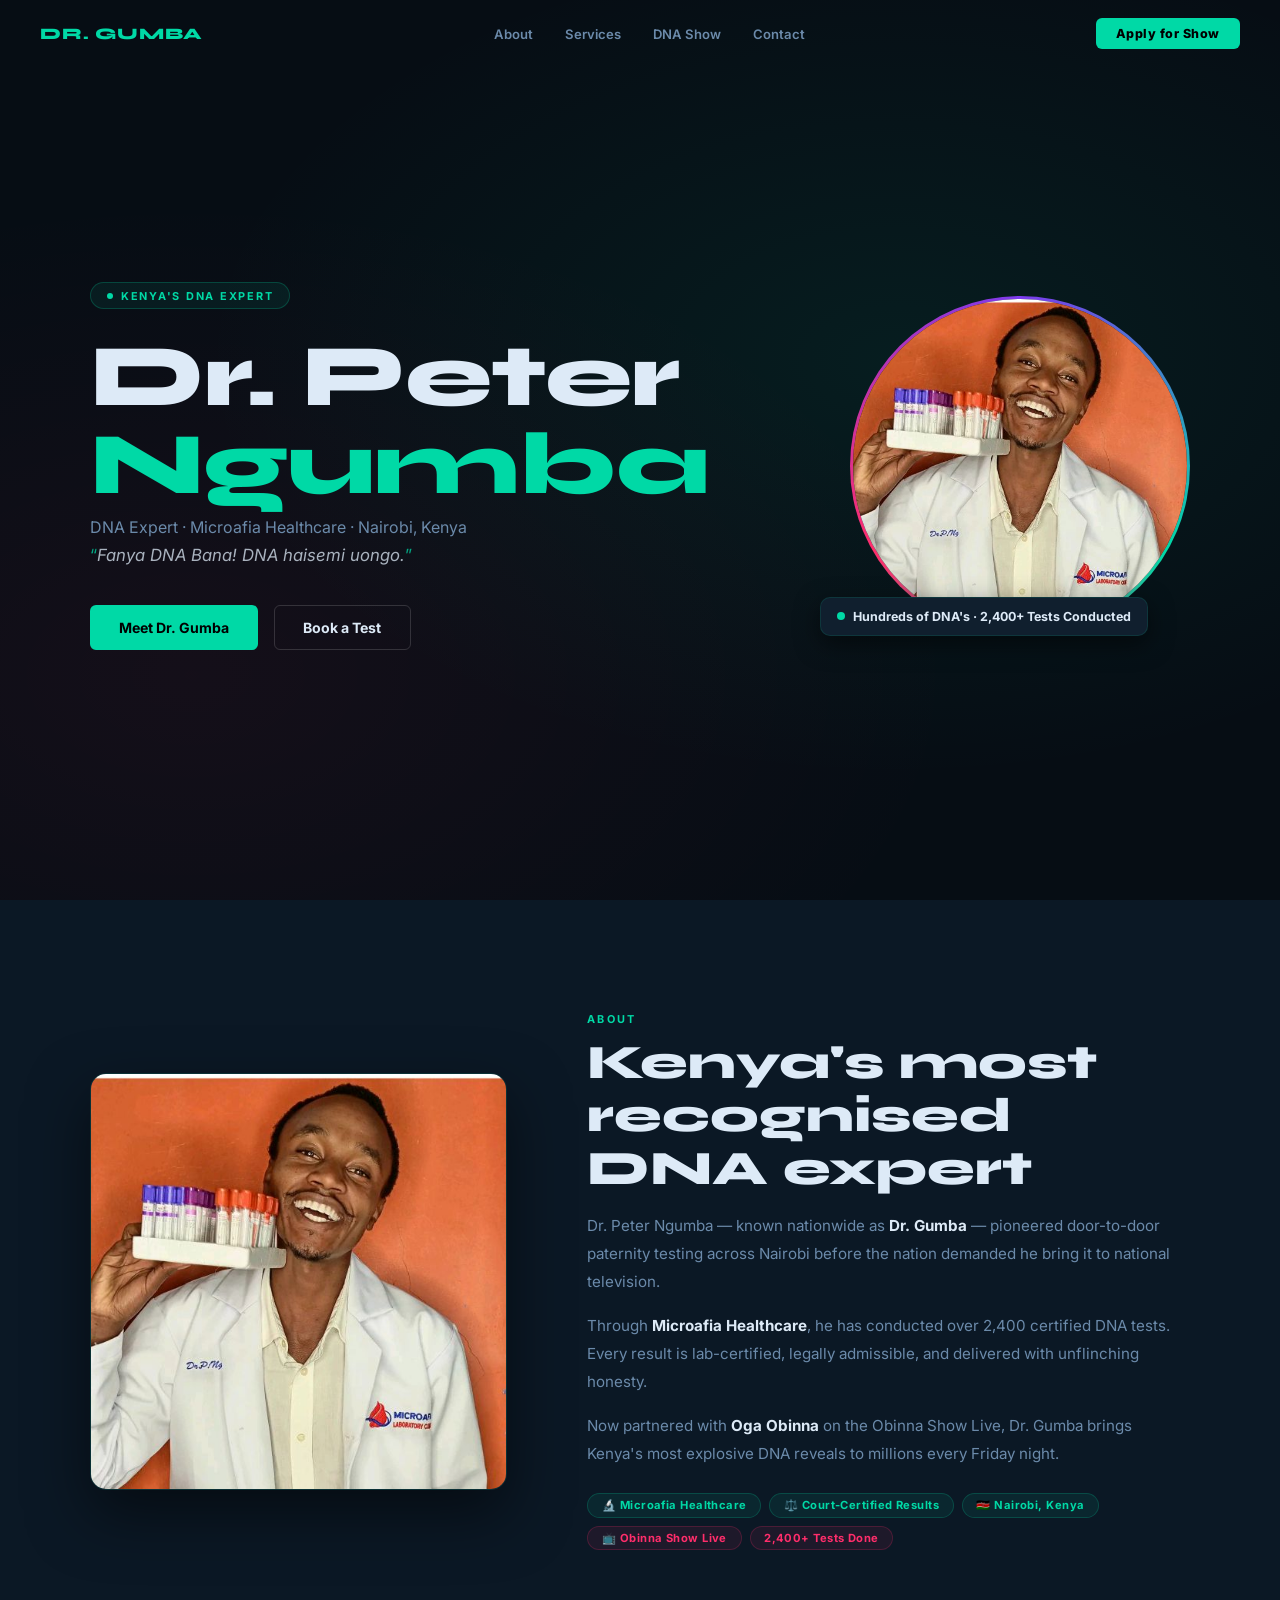
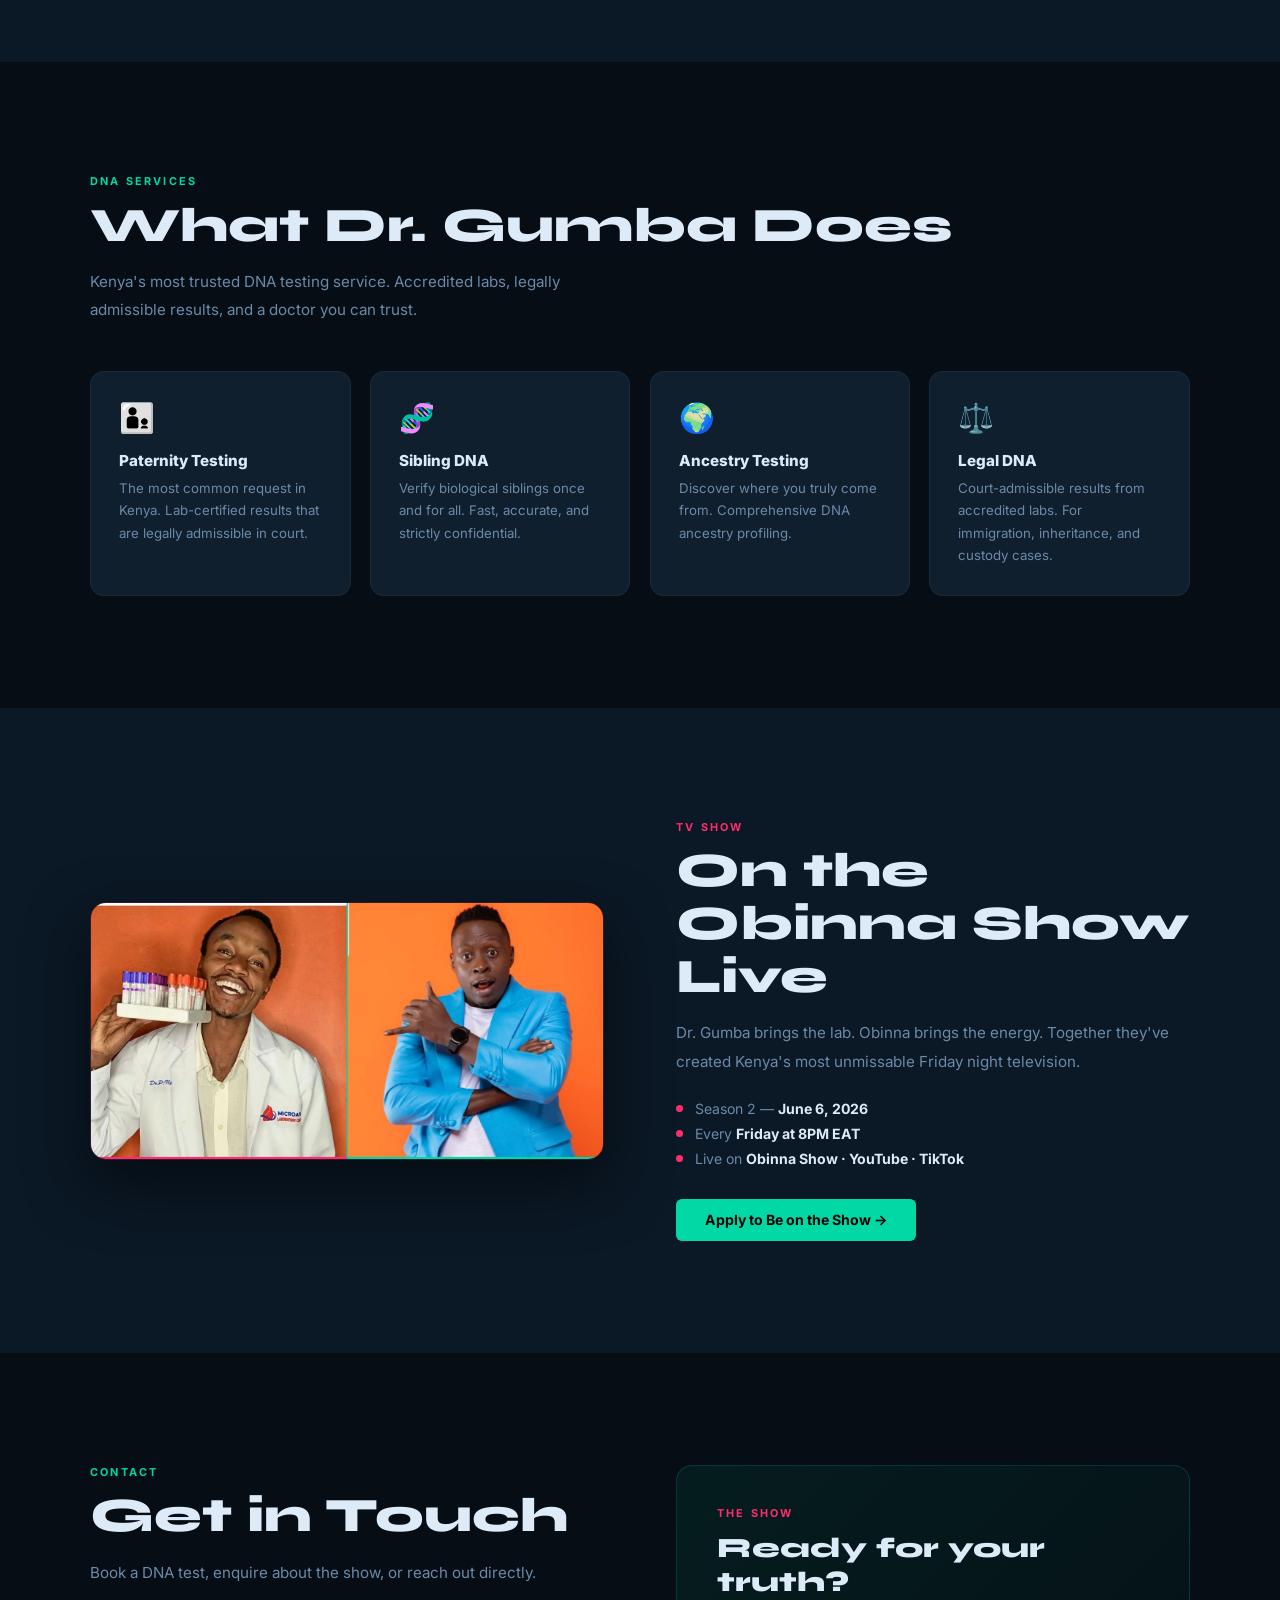
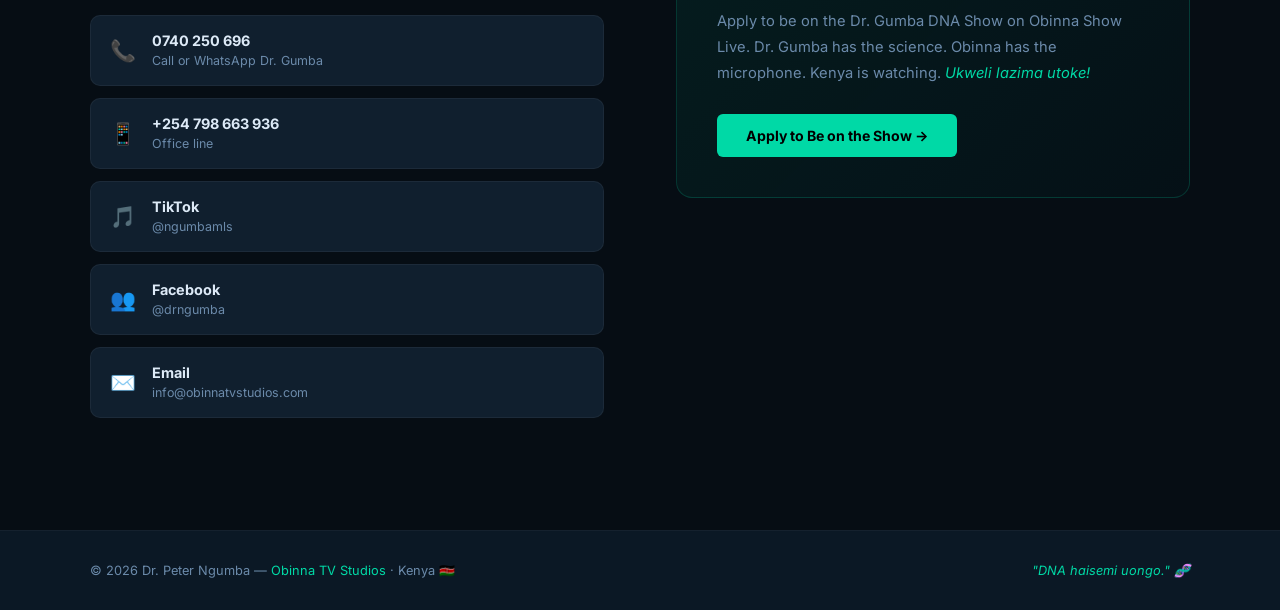
<file: index.html>
<!DOCTYPE html>
<html lang="en">
<head>
  <meta charset="UTF-8" />
  <meta name="viewport" content="width=device-width, initial-scale=1.0" />
  <title>Dr. Peter Ngumba — Kenya's DNA Expert</title>
  <meta name="description" content="Dr. Peter Ngumba (Dr. Gumba) — Kenya's leading DNA expert. Microafia Healthcare. Now on the Obinna Show Live." />
  <link rel="preconnect" href="https://fonts.googleapis.com" />
  <link href="https://fonts.googleapis.com/css2?family=Inter:wght@400;500;600;700;800&family=Syne:wght@700;800&display=swap" rel="stylesheet" />
  <style>
    :root {
      --bg:     #060d14;
      --panel:  #0b1825;
      --card:   #101f2e;
      --accent: #00d9a6;
      --hot:    #ff2d6b;
      --purple: #7c3aed;
      --text:   #ddeaf7;
      --muted:  #6b8aaa;
      --border: rgba(0,217,166,.12);
    }
    *, *::before, *::after { box-sizing: border-box; margin: 0; padding: 0; }
    html { scroll-behavior: smooth; }
    body { background: var(--bg); color: var(--text); font-family: 'Inter', sans-serif; overflow-x: hidden; }
    a { text-decoration: none; color: inherit; }
    img { max-width: 100%; display: block; }
    ::-webkit-scrollbar { width: 3px; }
    ::-webkit-scrollbar-thumb { background: var(--accent); border-radius: 2px; }

    /* ── NAV ── */
    #nav {
      position: fixed; top: 0; left: 0; right: 0; z-index: 100;
      display: flex; align-items: center; justify-content: space-between;
      padding: 1.1rem 2.5rem;
      transition: all .3s;
    }
    #nav.scrolled {
      background: rgba(6,13,20,.95); backdrop-filter: blur(20px);
      border-bottom: 1px solid var(--border);
    }
    .logo { font-family: 'Syne', sans-serif; font-size: 1rem; font-weight: 800; letter-spacing: .05em; color: var(--accent); }
    .nav-links { display: flex; gap: 2rem; list-style: none; align-items: center; }
    .nav-links a { font-size: .82rem; font-weight: 600; color: var(--muted); transition: color .2s; }
    .nav-links a:hover { color: var(--text); }
    .nav-cta {
      font-size: .78rem; font-weight: 800; letter-spacing: .04em;
      padding: .5rem 1.25rem; border-radius: 6px;
      background: var(--accent); color: #000;
      transition: all .2s;
    }
    .nav-cta:hover { opacity: .85; transform: translateY(-1px); }
    .burger { display: none; background: none; border: none; cursor: pointer; flex-direction: column; gap: 5px; padding: 4px; }
    .burger span { display: block; width: 22px; height: 2px; background: var(--text); border-radius: 2px; }

    /* ── HERO ── */
    #hero {
      min-height: 100vh; display: flex; align-items: center;
      padding: 7rem 2.5rem 5rem;
      background:
        radial-gradient(ellipse at 70% 40%, rgba(0,217,166,.08) 0%, transparent 55%),
        radial-gradient(ellipse at 15% 75%, rgba(255,45,107,.06) 0%, transparent 50%),
        var(--bg);
      position: relative;
    }
    .hero-inner {
      max-width: 1100px; margin: 0 auto; width: 100%;
      display: flex; align-items: center; gap: 5rem;
    }
    .hero-text { flex: 1; }
    .hero-badge {
      display: inline-flex; align-items: center; gap: .5rem;
      font-size: .68rem; font-weight: 700; letter-spacing: .16em; text-transform: uppercase;
      background: rgba(0,217,166,.08); border: 1px solid rgba(0,217,166,.22);
      color: var(--accent); padding: .35rem 1rem; border-radius: 100px; margin-bottom: 1.5rem;
    }
    .badge-dot {
      width: 6px; height: 6px; border-radius: 50%; background: var(--accent);
      animation: gpulse 2s ease-in-out infinite;
    }
    @keyframes gpulse { 0%,100% { box-shadow: 0 0 0 0 rgba(0,217,166,.5); } 50% { box-shadow: 0 0 0 5px rgba(0,217,166,0); } }
    .hero-name {
      font-family: 'Syne', sans-serif;
      font-size: clamp(3rem, 7vw, 5.5rem); font-weight: 800; line-height: 1;
      margin-bottom: .5rem; letter-spacing: -.01em;
    }
    .hero-name .accent { color: var(--accent); }
    .hero-sub { font-size: 1rem; color: var(--muted); margin-bottom: .5rem; font-weight: 400; }
    .hero-quote {
      font-size: 1.05rem; color: var(--text); font-style: italic;
      margin-bottom: 2.5rem; opacity: .75;
    }
    .hero-quote::before { content: '\201C'; color: var(--accent); font-style: normal; }
    .hero-quote::after  { content: '\201D'; color: var(--accent); font-style: normal; }
    .hero-btns { display: flex; gap: 1rem; flex-wrap: wrap; }
    .btn {
      display: inline-flex; align-items: center; gap: .4rem;
      padding: .8rem 1.8rem; border-radius: 6px; font-weight: 700; font-size: .88rem;
      transition: all .2s; cursor: pointer; border: none;
    }
    .btn-accent { background: var(--accent); color: #000; }
    .btn-accent:hover { opacity: .9; transform: translateY(-2px); box-shadow: 0 10px 28px rgba(0,217,166,.22); }
    .btn-outline { border: 1.5px solid rgba(255,255,255,.15); color: var(--text); }
    .btn-outline:hover { border-color: var(--accent); color: var(--accent); }

    /* hero photo */
    .hero-photo-wrap { flex-shrink: 0; position: relative; }
    .hero-photo-ring {
      width: 340px; height: 340px; border-radius: 50%; padding: 3px;
      background: conic-gradient(from 120deg, var(--accent), var(--hot), var(--purple), var(--accent));
    }
    .hero-photo-inner { width: 100%; height: 100%; border-radius: 50%; overflow: hidden; background: var(--card); }
    .hero-photo-inner img { width: 100%; height: 100%; object-fit: cover; object-position: top center; }
    .hero-float-tag {
      position: absolute; bottom: 0; left: -30px;
      background: var(--card); border: 1px solid var(--border);
      padding: .7rem 1rem; border-radius: 10px;
      font-size: .78rem; font-weight: 700;
      box-shadow: 0 8px 24px rgba(0,0,0,.5);
      display: flex; align-items: center; gap: .5rem;
      white-space: nowrap;
    }
    .tag-dot { width: 8px; height: 8px; border-radius: 50%; background: var(--accent); flex-shrink: 0; }

    /* ── SECTION BASE ── */
    section { padding: 7rem 2.5rem; }
    .section-inner { max-width: 1100px; margin: 0 auto; }
    .eyebrow {
      display: block; font-size: .68rem; font-weight: 700; letter-spacing: .2em; text-transform: uppercase;
      color: var(--accent); margin-bottom: .7rem;
    }
    h2.sh2 {
      font-family: 'Syne', sans-serif;
      font-size: clamp(2rem, 4vw, 3rem); font-weight: 800; line-height: 1.1;
      margin-bottom: 1rem;
    }

    /* ── ABOUT ── */
    #about { background: var(--panel); }
    .about-grid { display: grid; grid-template-columns: .9fr 1.3fr; gap: 5rem; align-items: center; }
    .about-img-card {
      border-radius: 16px; overflow: hidden;
      border: 1px solid var(--border);
      box-shadow: 0 24px 60px rgba(0,0,0,.5);
    }
    .about-img-card img { width: 100%; }
    .about-text p { color: var(--muted); line-height: 1.85; margin-bottom: 1rem; font-size: .95rem; }
    .about-text p strong { color: var(--text); font-weight: 700; }
    .chips { display: flex; flex-wrap: wrap; gap: .5rem; margin-top: 1.5rem; }
    .chip {
      font-size: .7rem; font-weight: 700; letter-spacing: .04em;
      padding: .28rem .85rem; border-radius: 100px;
    }
    .chip-teal { background: rgba(0,217,166,.08); border: 1px solid rgba(0,217,166,.2); color: var(--accent); }
    .chip-pink { background: rgba(255,45,107,.08); border: 1px solid rgba(255,45,107,.2); color: var(--hot); }

    /* ── SERVICES ── */
    #services { background: var(--bg); }
    .services-intro { max-width: 520px; margin-bottom: 3rem; }
    .services-intro p { color: var(--muted); line-height: 1.8; font-size: .95rem; }
    .services-grid { display: grid; grid-template-columns: repeat(auto-fit, minmax(230px, 1fr)); gap: 1.2rem; }
    .svc-card {
      background: var(--card); border: 1px solid rgba(255,255,255,.05);
      border-radius: 14px; padding: 1.75rem;
      transition: border-color .2s, transform .2s, box-shadow .2s;
    }
    .svc-card:hover { border-color: var(--accent); transform: translateY(-4px); box-shadow: 0 16px 40px rgba(0,217,166,.08); }
    .svc-icon { font-size: 1.8rem; margin-bottom: 1rem; }
    .svc-card h4 { font-size: .95rem; font-weight: 800; color: var(--text); margin-bottom: .4rem; }
    .svc-card p { font-size: .83rem; color: var(--muted); line-height: 1.7; }

    /* ── THE SHOW ── */
    #show { background: var(--panel); }
    .show-grid { display: grid; grid-template-columns: 1fr 1fr; gap: 4.5rem; align-items: center; }
    .show-img-card {
      border-radius: 16px; overflow: hidden;
      border: 1px solid rgba(255,45,107,.15);
      box-shadow: 0 24px 60px rgba(0,0,0,.5);
    }
    .show-img-card img { width: 100%; }
    .show-text .eyebrow { color: var(--hot); }
    .show-text p { color: var(--muted); line-height: 1.85; margin-bottom: 1.5rem; font-size: .95rem; }
    .show-meta { display: flex; flex-direction: column; gap: .5rem; margin-bottom: 2rem; }
    .show-row { display: flex; align-items: center; gap: .75rem; font-size: .88rem; }
    .show-row-dot { width: 7px; height: 7px; border-radius: 50%; background: var(--hot); flex-shrink: 0; }
    .show-row span { color: var(--muted); }
    .show-row strong { color: var(--text); }

    /* ── CONTACT ── */
    #contact { background: var(--bg); }
    .contact-grid { display: grid; grid-template-columns: 1fr 1fr; gap: 4.5rem; align-items: start; }
    .contact-links { display: flex; flex-direction: column; gap: .75rem; margin-top: 1.75rem; }
    .contact-link {
      display: flex; align-items: center; gap: 1rem;
      background: var(--card); border: 1px solid rgba(255,255,255,.05);
      border-radius: 10px; padding: 1rem 1.2rem;
      transition: all .22s;
    }
    .contact-link:hover { border-color: var(--accent); transform: translateX(5px); }
    .contact-link-icon { font-size: 1.3rem; flex-shrink: 0; }
    .contact-link-info strong { display: block; color: var(--text); font-size: .9rem; font-weight: 700; }
    .contact-link-info span { font-size: .78rem; color: var(--muted); }
    .apply-card {
      background: linear-gradient(135deg, rgba(0,217,166,.08), rgba(0,217,166,.02));
      border: 1px solid rgba(0,217,166,.18); border-radius: 16px; padding: 2.5rem;
    }
    .apply-card h3 { font-family: 'Syne', sans-serif; font-size: 1.75rem; font-weight: 800; margin-bottom: .6rem; }
    .apply-card p { color: var(--muted); margin-bottom: 1.75rem; font-size: .92rem; line-height: 1.75; }

    /* ── FOOTER ── */
    footer {
      background: var(--panel); border-top: 1px solid rgba(255,255,255,.04);
      padding: 2rem 2.5rem;
    }
    .footer-inner {
      max-width: 1100px; margin: 0 auto;
      display: flex; align-items: center; justify-content: space-between;
      flex-wrap: wrap; gap: 1rem;
      font-size: .8rem; color: var(--muted);
    }
    .footer-inner a { color: var(--accent); }
    .footer-swahili { color: var(--accent); font-style: italic; }

    /* ── MOBILE ── */
    @media (max-width: 900px) {
      .hero-inner { flex-direction: column; text-align: center; }
      .hero-btns { justify-content: center; }
      .hero-photo-ring { width: 260px; height: 260px; }
      .hero-float-tag { left: 0; }
      .about-grid, .show-grid, .contact-grid { grid-template-columns: 1fr; gap: 2.5rem; }
    }
    @media (max-width: 640px) {
      section { padding: 5rem 1.25rem; }
      #nav { padding: .85rem 1.25rem; }
      .nav-links, .nav-cta { display: none; }
      .burger { display: flex; }
      .hero-photo-ring { width: 220px; height: 220px; }
      .hero-float-tag { left: 0; bottom: -15px; }
    }
  </style>
</head>
<body>

<!-- NAV -->
<nav id="nav">
  <div class="logo">DR. GUMBA</div>
  <ul class="nav-links">
    <li><a href="#about">About</a></li>
    <li><a href="#services">Services</a></li>
    <li><a href="show.html">DNA Show</a></li>
    <li><a href="#contact">Contact</a></li>
  </ul>
  <a href="apply.html" class="nav-cta">Apply for Show</a>
  <button class="burger" id="burger" aria-label="Menu"><span></span><span></span><span></span></button>
</nav>

<!-- HERO -->
<section id="hero">
  <div class="hero-inner">
    <div class="hero-text">
      <div class="hero-badge"><span class="badge-dot"></span> Kenya's DNA Expert</div>
      <h1 class="hero-name">Dr. Peter<br/><span class="accent">Ngumba</span></h1>
      <p class="hero-sub">DNA Expert &middot; Microafia Healthcare &middot; Nairobi, Kenya</p>
      <p class="hero-quote">Fanya DNA Bana! DNA haisemi uongo.</p>
      <div class="hero-btns">
        <a href="#about" class="btn btn-accent">Meet Dr. Gumba</a>
        <a href="#contact" class="btn btn-outline">Book a Test</a>
      </div>
    </div>
    <div class="hero-photo-wrap">
      <div class="hero-photo-ring">
        <div class="hero-photo-inner">
          <img src="images/gumba4.jpg" alt="Dr. Peter Ngumba" />
        </div>
      </div>
      <div class="hero-float-tag">
        <span class="tag-dot"></span> Hundreds of DNA's &middot; 2,400+ Tests Conducted
      </div>
    </div>
  </div>
</section>

<!-- ABOUT -->
<section id="about">
  <div class="section-inner">
    <div class="about-grid">
      <div class="about-img-card">
        <img src="images/gumba4.jpg" alt="Dr. Peter Ngumba" />
      </div>
      <div class="about-text">
        <span class="eyebrow">About</span>
        <h2 class="sh2">Kenya's most<br/>recognised DNA expert</h2>
        <p>Dr. Peter Ngumba — known nationwide as <strong>Dr. Gumba</strong> — pioneered door-to-door paternity testing across Nairobi before the nation demanded he bring it to national television.</p>
        <p>Through <strong>Microafia Healthcare</strong>, he has conducted over 2,400 certified DNA tests. Every result is lab-certified, legally admissible, and delivered with unflinching honesty.</p>
        <p>Now partnered with <strong>Oga Obinna</strong> on the Obinna Show Live, Dr. Gumba brings Kenya's most explosive DNA reveals to millions every Friday night.</p>
        <div class="chips">
          <span class="chip chip-teal">🔬 Microafia Healthcare</span>
          <span class="chip chip-teal">⚖️ Court-Certified Results</span>
          <span class="chip chip-teal">🇰🇪 Nairobi, Kenya</span>
          <span class="chip chip-pink">📺 Obinna Show Live</span>
          <span class="chip chip-pink">2,400+ Tests Done</span>
        </div>
      </div>
    </div>
  </div>
</section>

<!-- SERVICES -->
<section id="services">
  <div class="section-inner">
    <span class="eyebrow">DNA Services</span>
    <h2 class="sh2">What Dr. Gumba Does</h2>
    <div class="services-intro">
      <p>Kenya's most trusted DNA testing service. Accredited labs, legally admissible results, and a doctor you can trust.</p>
    </div>
    <div class="services-grid">
      <div class="svc-card">
        <div class="svc-icon">👨‍👦</div>
        <h4>Paternity Testing</h4>
        <p>The most common request in Kenya. Lab-certified results that are legally admissible in court.</p>
      </div>
      <div class="svc-card">
        <div class="svc-icon">🧬</div>
        <h4>Sibling DNA</h4>
        <p>Verify biological siblings once and for all. Fast, accurate, and strictly confidential.</p>
      </div>
      <div class="svc-card">
        <div class="svc-icon">🌍</div>
        <h4>Ancestry Testing</h4>
        <p>Discover where you truly come from. Comprehensive DNA ancestry profiling.</p>
      </div>
      <div class="svc-card">
        <div class="svc-icon">⚖️</div>
        <h4>Legal DNA</h4>
        <p>Court-admissible results from accredited labs. For immigration, inheritance, and custody cases.</p>
      </div>
    </div>
  </div>
</section>

<!-- THE SHOW -->
<section id="show">
  <div class="section-inner">
    <div class="show-grid">
      <div class="show-img-card">
        <img src="images/duo-composite.jpg" alt="Dr. Gumba and Oga Obinna" />
      </div>
      <div class="show-text">
        <span class="eyebrow">TV Show</span>
        <h2 class="sh2">On the<br/>Obinna Show Live</h2>
        <p>Dr. Gumba brings the lab. Obinna brings the energy. Together they've created Kenya's most unmissable Friday night television.</p>
        <div class="show-meta">
          <div class="show-row"><span class="show-row-dot"></span><span>Season 2 &mdash; <strong>June 6, 2026</strong></span></div>
          <div class="show-row"><span class="show-row-dot"></span><span>Every <strong>Friday at 8PM EAT</strong></span></div>
          <div class="show-row"><span class="show-row-dot"></span><span>Live on <strong>Obinna Show · YouTube · TikTok</strong></span></div>
        </div>
        <a href="apply.html" class="btn btn-accent">Apply to Be on the Show &rarr;</a>
      </div>
    </div>
  </div>
</section>

<!-- CONTACT -->
<section id="contact">
  <div class="section-inner">
    <div class="contact-grid">
      <div>
        <span class="eyebrow">Contact</span>
        <h2 class="sh2">Get in Touch</h2>
        <p style="color:var(--muted);font-size:.95rem;line-height:1.85;margin-bottom:.25rem">Book a DNA test, enquire about the show, or reach out directly.</p>
        <div class="contact-links">
          <a href="tel:0740250696" class="contact-link">
            <span class="contact-link-icon">📞</span>
            <div class="contact-link-info"><strong>0740 250 696</strong><span>Call or WhatsApp Dr. Gumba</span></div>
          </a>
          <a href="tel:+254798663936" class="contact-link">
            <span class="contact-link-icon">📱</span>
            <div class="contact-link-info"><strong>+254 798 663 936</strong><span>Office line</span></div>
          </a>
          <a href="https://www.tiktok.com/@ngumbamls" target="_blank" class="contact-link">
            <span class="contact-link-icon">🎵</span>
            <div class="contact-link-info"><strong>TikTok</strong><span>@ngumbamls</span></div>
          </a>
          <a href="https://www.facebook.com/drngumba" target="_blank" class="contact-link">
            <span class="contact-link-icon">👥</span>
            <div class="contact-link-info"><strong>Facebook</strong><span>@drngumba</span></div>
          </a>
          <a href="mailto:info@obinnatvstudios.com" class="contact-link">
            <span class="contact-link-icon">✉️</span>
            <div class="contact-link-info"><strong>Email</strong><span>info@obinnatvstudios.com</span></div>
          </a>
        </div>
      </div>
      <div class="apply-card">
        <span class="eyebrow" style="color:var(--hot)">The Show</span>
        <h3>Ready for your truth?</h3>
        <p>Apply to be on the Dr. Gumba DNA Show on Obinna Show Live. Dr. Gumba has the science. Obinna has the microphone. Kenya is watching. <em style="color:var(--accent)">Ukweli lazima utoke!</em></p>
        <a href="apply.html" class="btn btn-accent">Apply to Be on the Show &rarr;</a>
      </div>
    </div>
  </div>
</section>

<!-- FOOTER -->
<footer>
  <div class="footer-inner">
    <span>&copy; 2026 Dr. Peter Ngumba &mdash; <a href="https://obinnatvstudios.com" target="_blank">Obinna TV Studios</a> &middot; Kenya 🇰🇪</span>
    <span class="footer-swahili">"DNA haisemi uongo." 🧬</span>
  </div>
</footer>

<script>
window.addEventListener('scroll', function() {
  document.getElementById('nav').classList.toggle('scrolled', window.scrollY > 40);
});

const burger = document.getElementById('burger');
if (burger) {
  burger.addEventListener('click', function() {
    const links = document.querySelector('.nav-links');
    const open = links.style.display === 'flex';
    if (!open) {
      Object.assign(links.style, {
        display: 'flex', flexDirection: 'column', position: 'fixed',
        top: '64px', right: '1.25rem', background: 'rgba(6,13,20,.98)',
        border: '1px solid rgba(0,217,166,.15)', borderRadius: '12px',
        padding: '1.25rem 1.75rem', gap: '.9rem', zIndex: '200',
        backdropFilter: 'blur(20px)', boxShadow: '0 20px 40px rgba(0,0,0,.5)'
      });
    } else {
      links.style.display = '';
    }
  });
  document.addEventListener('click', function(e) {
    const nav = document.getElementById('nav');
    const links = document.querySelector('.nav-links');
    if (!nav.contains(e.target) && links.style.display === 'flex') {
      links.style.display = '';
    }
  });
  document.querySelectorAll('.nav-links a').forEach(function(a) {
    a.addEventListener('click', function() {
      document.querySelector('.nav-links').style.display = '';
    });
  });
}
</script>
</body>
</html>
</file>
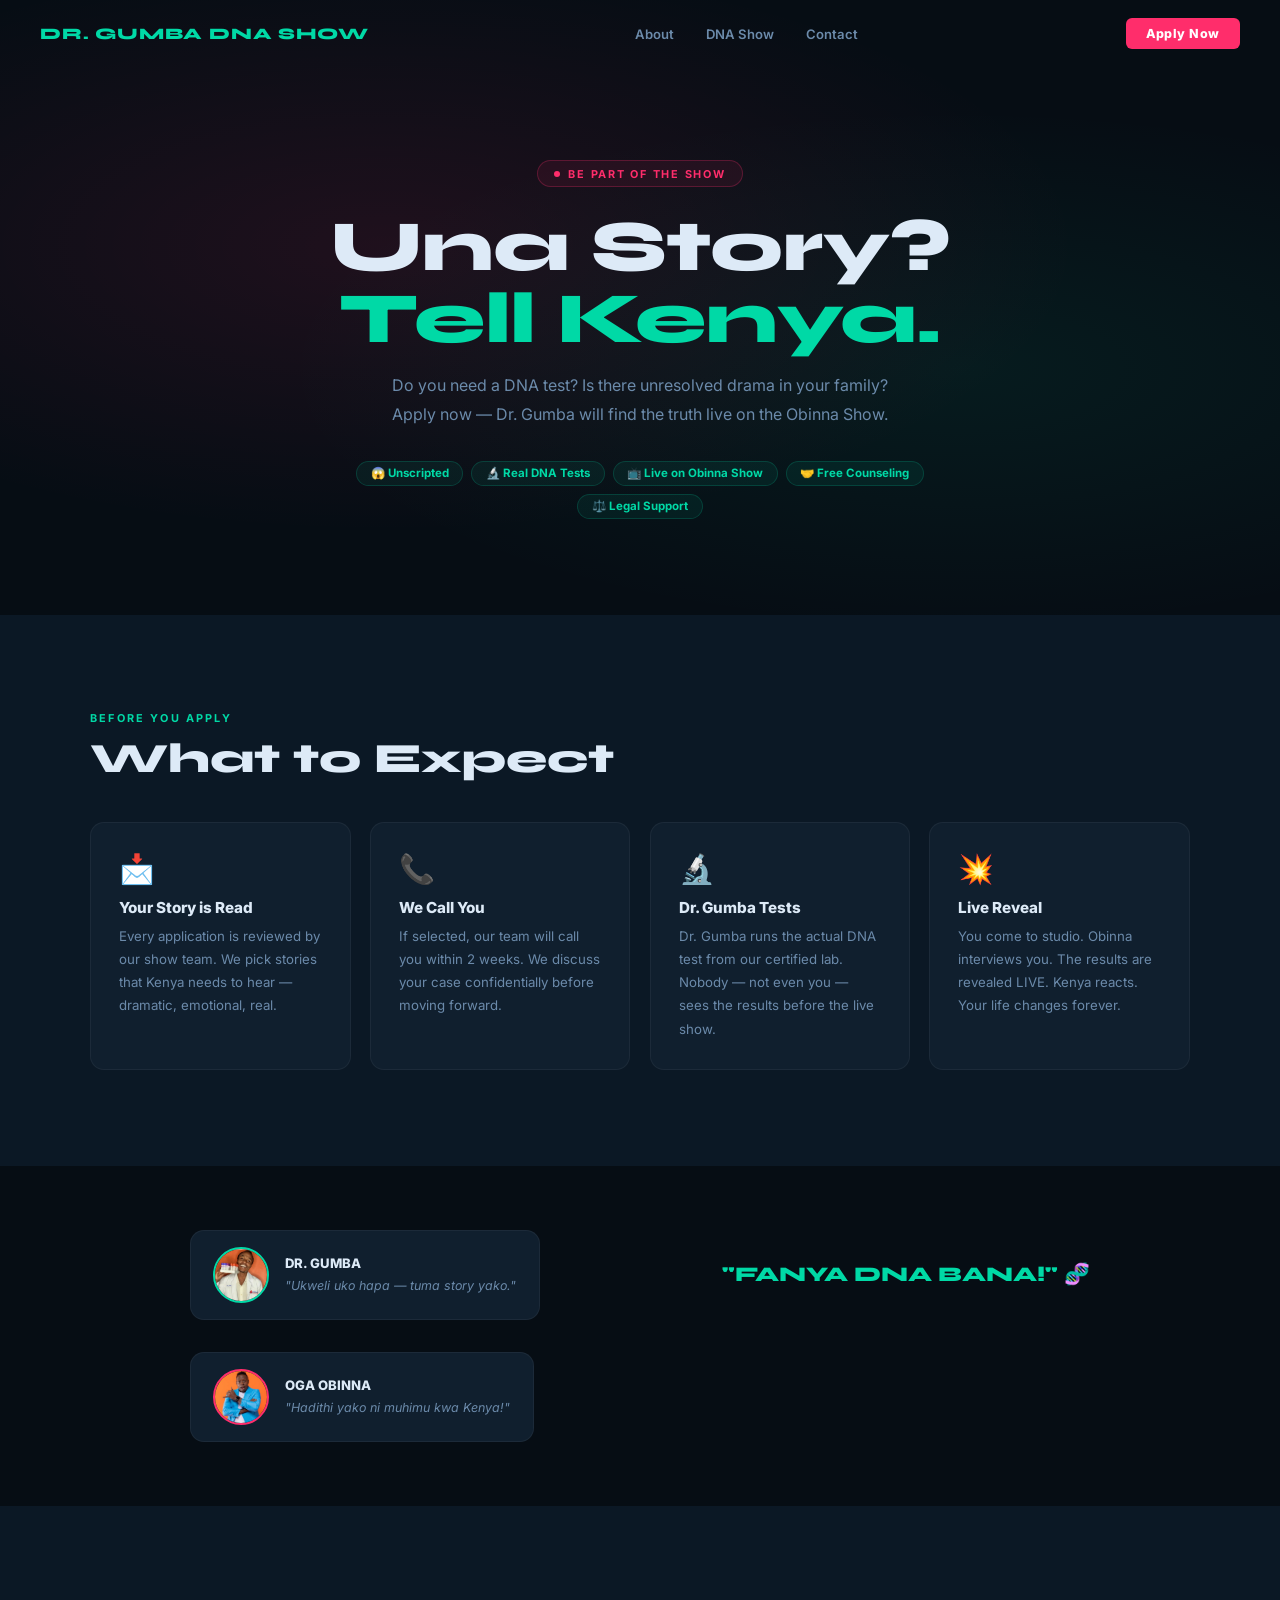
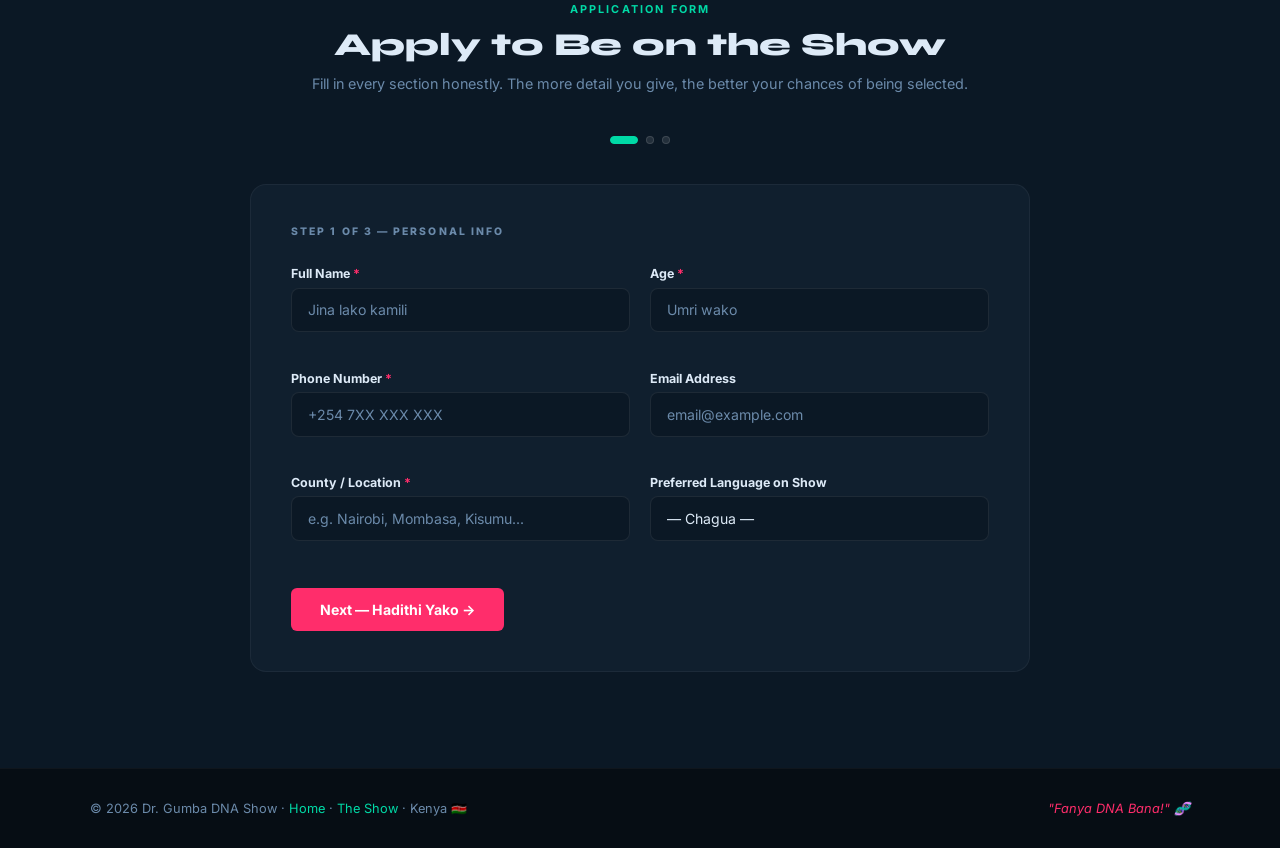
<file: apply.html>
<!DOCTYPE html>
<html lang="en">
<head>
  <meta charset="UTF-8" />
  <meta name="viewport" content="width=device-width, initial-scale=1.0" />
  <title>Apply — Dr. Gumba DNA Show</title>
  <meta name="description" content="Apply to appear on the Dr. Gumba DNA Show on Obinna Show Live. Tell us your story. Ukweli lazima utoke!" />
  <link rel="preconnect" href="https://fonts.googleapis.com" />
  <link href="https://fonts.googleapis.com/css2?family=Inter:wght@400;500;600;700;800&family=Syne:wght@700;800&display=swap" rel="stylesheet" />
  <style>
    :root {
      --bg:     #060d14;
      --panel:  #0b1825;
      --card:   #101f2e;
      --accent: #00d9a6;
      --hot:    #ff2d6b;
      --purple: #7c3aed;
      --text:   #ddeaf7;
      --muted:  #6b8aaa;
      --border: rgba(0,217,166,.12);
    }
    *, *::before, *::after { box-sizing: border-box; margin: 0; padding: 0; }
    html { scroll-behavior: smooth; }
    body { background: var(--bg); color: var(--text); font-family: 'Inter', sans-serif; overflow-x: hidden; }
    a { text-decoration: none; color: inherit; }
    img { max-width: 100%; display: block; }
    ::-webkit-scrollbar { width: 3px; }
    ::-webkit-scrollbar-thumb { background: var(--accent); border-radius: 2px; }

    /* ── NAV ── */
    #nav {
      position: fixed; top: 0; left: 0; right: 0; z-index: 100;
      display: flex; align-items: center; justify-content: space-between;
      padding: 1.1rem 2.5rem;
      transition: all .3s;
    }
    #nav.scrolled {
      background: rgba(6,13,20,.95); backdrop-filter: blur(20px);
      border-bottom: 1px solid var(--border);
    }
    .logo { font-family: 'Syne', sans-serif; font-size: 1rem; font-weight: 800; letter-spacing: .05em; color: var(--accent); }
    .nav-links { display: flex; gap: 2rem; list-style: none; align-items: center; }
    .nav-links a { font-size: .82rem; font-weight: 600; color: var(--muted); transition: color .2s; }
    .nav-links a:hover { color: var(--text); }
    .nav-cta {
      font-size: .78rem; font-weight: 800; letter-spacing: .04em;
      padding: .5rem 1.25rem; border-radius: 6px;
      background: var(--hot); color: #fff;
      transition: all .2s;
    }
    .nav-cta:hover { opacity: .85; transform: translateY(-1px); }
    .burger { display: none; background: none; border: none; cursor: pointer; flex-direction: column; gap: 5px; padding: 4px; }
    .burger span { display: block; width: 22px; height: 2px; background: var(--text); border-radius: 2px; }

    /* ── HERO ── */
    #hero {
      padding: 10rem 2.5rem 6rem;
      text-align: center;
      background:
        radial-gradient(ellipse at 30% 40%, rgba(255,45,107,.1) 0%, transparent 55%),
        radial-gradient(ellipse at 75% 60%, rgba(0,217,166,.07) 0%, transparent 50%),
        var(--bg);
    }
    .hero-inner { max-width: 680px; margin: 0 auto; }
    .hero-badge {
      display: inline-flex; align-items: center; gap: .5rem;
      font-size: .68rem; font-weight: 700; letter-spacing: .16em; text-transform: uppercase;
      background: rgba(255,45,107,.08); border: 1px solid rgba(255,45,107,.25);
      color: var(--hot); padding: .35rem 1rem; border-radius: 100px; margin-bottom: 1.5rem;
    }
    .badge-dot { width: 6px; height: 6px; border-radius: 50%; background: var(--hot); animation: rpulse 2s ease-in-out infinite; }
    @keyframes rpulse { 0%,100% { box-shadow: 0 0 0 0 rgba(255,45,107,.5); } 50% { box-shadow: 0 0 0 5px rgba(255,45,107,0); } }
    .hero-title {
      font-family: 'Syne', sans-serif;
      font-size: clamp(2.5rem, 6vw, 4.5rem); font-weight: 800;
      line-height: 1; margin-bottom: 1rem; letter-spacing: -.01em;
    }
    .hero-title .accent { color: var(--accent); }
    .hero-sub { font-size: 1rem; color: var(--muted); line-height: 1.8; max-width: 520px; margin: 0 auto 2rem; }
    .hero-tags { display: flex; flex-wrap: wrap; gap: .5rem; justify-content: center; }
    .hero-tag {
      font-size: .72rem; font-weight: 700;
      padding: .28rem .85rem; border-radius: 100px;
      background: rgba(0,217,166,.07); border: 1px solid rgba(0,217,166,.18); color: var(--accent);
    }

    /* ── SECTION BASE ── */
    section { padding: 6rem 2.5rem; }
    .section-inner { max-width: 1100px; margin: 0 auto; }
    .eyebrow {
      display: block; font-size: .68rem; font-weight: 700; letter-spacing: .2em; text-transform: uppercase;
      color: var(--accent); margin-bottom: .7rem;
    }
    h2.sh2 {
      font-family: 'Syne', sans-serif;
      font-size: clamp(1.8rem, 3.5vw, 2.6rem); font-weight: 800; line-height: 1.1;
      margin-bottom: 2.5rem;
    }

    /* ── EXPECT SECTION ── */
    #expect { background: var(--panel); }
    .expect-grid { display: grid; grid-template-columns: repeat(4,1fr); gap: 1.2rem; }
    .exp-card {
      background: var(--card); border: 1px solid rgba(255,255,255,.05);
      border-radius: 14px; padding: 1.75rem;
      transition: border-color .2s, transform .2s;
    }
    .exp-card:hover { border-color: var(--accent); transform: translateY(-4px); }
    .exp-num {
      font-family: 'Syne', sans-serif; font-size: 2.2rem; font-weight: 800;
      line-height: 1; margin-bottom: .75rem; opacity: .2;
    }
    .exp-num.teal { color: var(--accent); opacity: 1; font-size: 1rem; font-family: 'Inter', sans-serif; font-weight: 800; letter-spacing: .04em; opacity: .9; }
    .exp-icon { font-size: 1.8rem; margin-bottom: .75rem; }
    .exp-card h4 { font-size: .95rem; font-weight: 800; margin-bottom: .5rem; }
    .exp-card p { font-size: .83rem; color: var(--muted); line-height: 1.75; }

    /* ── HOST STRIP ── */
    #hosts-strip { background: var(--bg); padding: 4rem 2.5rem; }
    .hosts-strip-inner {
      max-width: 900px; margin: 0 auto;
      display: flex; align-items: center; justify-content: space-between; gap: 2rem;
      flex-wrap: wrap;
    }
    .host-pill {
      display: flex; align-items: center; gap: 1rem;
      background: var(--card); border: 1px solid rgba(255,255,255,.05);
      border-radius: 14px; padding: 1rem 1.4rem;
    }
    .host-pill img {
      width: 56px; height: 56px; border-radius: 50%;
      object-fit: cover; object-position: top center; flex-shrink: 0;
    }
    .host-pill.gumba img { border: 2px solid var(--accent); }
    .host-pill.obinna img { border: 2px solid var(--hot); }
    .host-pill-info strong { display: block; font-size: .82rem; font-weight: 800; margin-bottom: .2rem; }
    .host-pill-info span { font-size: .78rem; color: var(--muted); font-style: italic; }
    .host-strip-quote {
      font-family: 'Syne', sans-serif; font-size: 1.3rem; font-weight: 800;
      color: var(--accent); text-align: center;
    }

    /* ── FORM SECTION ── */
    #form-section { background: var(--panel); }
    .form-wrap { max-width: 780px; margin: 0 auto; }
    .form-header { text-align: center; margin-bottom: 2.5rem; }
    .form-header h2 { font-family: 'Syne', sans-serif; font-size: 2rem; font-weight: 800; margin-bottom: .5rem; }
    .form-header p { color: var(--muted); font-size: .9rem; line-height: 1.7; }

    /* step dots */
    .step-dots { display: flex; align-items: center; justify-content: center; gap: .5rem; margin-bottom: 2.5rem; }
    .step-dot {
      width: 8px; height: 8px; border-radius: 50%;
      background: rgba(255,255,255,.1); border: 1px solid rgba(255,255,255,.12);
      transition: all .3s;
    }
    .step-dot.active { background: var(--accent); border-color: var(--accent); width: 28px; border-radius: 4px; }

    /* form card */
    .form-card {
      background: var(--card); border: 1px solid rgba(255,255,255,.05);
      border-radius: 16px; padding: 2.5rem;
    }
    .step-label-text {
      font-size: .65rem; font-weight: 800; letter-spacing: .2em; text-transform: uppercase;
      color: var(--muted); margin-bottom: 1.75rem; display: block;
    }

    /* form fields */
    .form-row { display: grid; grid-template-columns: 1fr 1fr; gap: 1.2rem; margin-bottom: 1.2rem; }
    .form-row.single { grid-template-columns: 1fr; }
    .form-group { display: flex; flex-direction: column; gap: .4rem; margin-bottom: 1.2rem; }
    .form-group:last-of-type { margin-bottom: 0; }
    .form-group label { font-size: .78rem; font-weight: 700; color: var(--text); }
    .req { color: var(--hot); }
    .field-hint { font-size: .76rem; color: var(--muted); line-height: 1.65; margin-bottom: .5rem; }
    input[type="text"], input[type="email"], input[type="tel"], input[type="number"],
    select, textarea {
      background: var(--panel); border: 1px solid rgba(255,255,255,.08);
      border-radius: 8px; color: var(--text);
      font-family: 'Inter', sans-serif; font-size: .88rem;
      padding: .8rem 1rem; outline: none;
      transition: border-color .2s, box-shadow .2s;
      width: 100%;
    }
    input::placeholder, textarea::placeholder { color: var(--muted); }
    input:focus, select:focus, textarea:focus {
      border-color: var(--accent); box-shadow: 0 0 0 3px rgba(0,217,166,.08);
    }
    select { appearance: none; cursor: pointer; }
    textarea { resize: vertical; min-height: 130px; }
    .char-count { font-size: .72rem; color: var(--muted); text-align: right; margin-top: .3rem; }

    /* radio */
    .radio-group { display: flex; flex-direction: column; gap: .6rem; }
    .radio-opt {
      display: flex; align-items: center; gap: .75rem;
      font-size: .88rem; cursor: pointer;
      background: var(--panel); border: 1px solid rgba(255,255,255,.06);
      border-radius: 8px; padding: .75rem 1rem;
      transition: border-color .2s;
    }
    .radio-opt:hover { border-color: rgba(0,217,166,.2); }
    .radio-opt input { accent-color: var(--accent); width: 16px; height: 16px; flex-shrink: 0; }
    .radio-opt:has(input:checked) { border-color: var(--accent); background: rgba(0,217,166,.05); }

    /* consent */
    .consent-block {
      background: rgba(255,45,107,.04); border: 1px solid rgba(255,45,107,.15);
      border-radius: 12px; padding: 1.5rem; margin-top: 1.5rem;
    }
    .consent-block h4 { font-size: .88rem; font-weight: 800; margin-bottom: 1rem; }
    .consent-items { display: flex; flex-direction: column; gap: .75rem; }
    .consent-item {
      display: flex; align-items: flex-start; gap: .75rem;
      font-size: .83rem; color: var(--muted); line-height: 1.65; cursor: pointer;
    }
    .consent-item input { accent-color: var(--hot); width: 16px; height: 16px; flex-shrink: 0; margin-top: .15rem; }

    /* buttons */
    .btn-row { display: flex; align-items: center; gap: 1rem; margin-top: 1.75rem; }
    .btn {
      display: inline-flex; align-items: center; gap: .4rem;
      padding: .8rem 1.8rem; border-radius: 6px; font-weight: 700; font-size: .88rem;
      font-family: 'Inter', sans-serif; cursor: pointer; border: none; transition: all .2s;
    }
    .btn-hot { background: var(--hot); color: #fff; }
    .btn-hot:hover { opacity: .9; transform: translateY(-2px); box-shadow: 0 10px 28px rgba(255,45,107,.25); }
    .btn-outline { border: 1.5px solid rgba(255,255,255,.12); color: var(--muted); background: none; }
    .btn-outline:hover { border-color: var(--accent); color: var(--accent); }
    .btn-submit { padding: .9rem 2.2rem; font-size: .95rem; }

    /* error */
    .form-error {
      background: rgba(255,45,107,.08); border: 1px solid rgba(255,45,107,.3);
      color: #ff7099; border-radius: 8px; padding: .7rem 1rem;
      font-size: .82rem; font-weight: 700; margin-bottom: 1rem;
    }

    /* step visibility */
    .form-step { display: none; }
    .form-step.active { display: block; }

    /* success */
    .apply-success {
      display: none; text-align: center; padding: 4rem 2rem;
    }
    .success-icon { font-size: 3.5rem; margin-bottom: 1rem; }
    .apply-success h2 { font-family: 'Syne', sans-serif; font-size: 2rem; font-weight: 800; margin-bottom: .5rem; color: var(--accent); }
    .apply-success .success-sub { font-style: italic; color: var(--accent); margin-bottom: 1.25rem; font-size: 1rem; }
    .apply-success p { color: var(--muted); font-size: .92rem; line-height: 1.75; margin-bottom: .6rem; max-width: 500px; margin-left: auto; margin-right: auto; }
    .apply-success p strong { color: var(--text); }
    .success-links { display: flex; flex-wrap: wrap; gap: .6rem; justify-content: center; margin: 1.5rem 0; }
    .success-link {
      font-size: .78rem; font-weight: 700; letter-spacing: .04em;
      padding: .38rem .9rem; border-radius: 100px;
      background: rgba(0,217,166,.08); border: 1px solid rgba(0,217,166,.2); color: var(--accent);
      transition: all .2s;
    }
    .success-link:hover { background: rgba(0,217,166,.15); }

    /* ── FOOTER ── */
    footer {
      background: var(--bg); border-top: 1px solid rgba(255,255,255,.04);
      padding: 2rem 2.5rem;
    }
    .footer-inner {
      max-width: 1100px; margin: 0 auto;
      display: flex; align-items: center; justify-content: space-between;
      flex-wrap: wrap; gap: 1rem;
      font-size: .8rem; color: var(--muted);
    }
    .footer-inner a { color: var(--accent); }
    .footer-swahili { color: var(--hot); font-style: italic; }

    /* ── MOBILE ── */
    @media (max-width: 860px) {
      .expect-grid { grid-template-columns: 1fr 1fr; }
      .hosts-strip-inner { justify-content: center; }
      .host-strip-quote { width: 100%; }
    }
    @media (max-width: 640px) {
      section, #hosts-strip { padding: 5rem 1.25rem; }
      #hero { padding: 8rem 1.25rem 4rem; }
      #nav { padding: .85rem 1.25rem; }
      .nav-links, .nav-cta { display: none; }
      .burger { display: flex; }
      .form-row { grid-template-columns: 1fr; }
      .form-card { padding: 1.5rem; }
      .expect-grid { grid-template-columns: 1fr; }
      .btn-row { flex-direction: column; align-items: stretch; }
    }
  </style>
</head>
<body>

<!-- NAV -->
<nav id="nav">
  <a href="index.html" class="logo">DR. GUMBA DNA SHOW</a>
  <ul class="nav-links">
    <li><a href="index.html">About</a></li>
    <li><a href="show.html">DNA Show</a></li>
    <li><a href="index.html#contact">Contact</a></li>
  </ul>
  <a href="apply.html" class="nav-cta">Apply Now</a>
  <button class="burger" id="burger" aria-label="Menu"><span></span><span></span><span></span></button>
</nav>

<!-- HERO -->
<section id="hero">
  <div class="hero-inner">
    <div class="hero-badge"><span class="badge-dot"></span> Be Part of the Show</div>
    <h1 class="hero-title">Una Story?<br/><span class="accent">Tell Kenya.</span></h1>
    <p class="hero-sub">Do you need a DNA test? Is there unresolved drama in your family? Apply now — Dr. Gumba will find the truth live on the Obinna Show.</p>
    <div class="hero-tags">
      <span class="hero-tag">😱 Unscripted</span>
      <span class="hero-tag">🔬 Real DNA Tests</span>
      <span class="hero-tag">📺 Live on Obinna Show</span>
      <span class="hero-tag">🤝 Free Counseling</span>
      <span class="hero-tag">⚖️ Legal Support</span>
    </div>
  </div>
</section>

<!-- WHAT TO EXPECT -->
<section id="expect">
  <div class="section-inner">
    <span class="eyebrow">Before You Apply</span>
    <h2 class="sh2">What to Expect</h2>
    <div class="expect-grid">
      <div class="exp-card">
        <div class="exp-icon">📩</div>
        <h4>Your Story is Read</h4>
        <p>Every application is reviewed by our show team. We pick stories that Kenya needs to hear — dramatic, emotional, real.</p>
      </div>
      <div class="exp-card">
        <div class="exp-icon">📞</div>
        <h4>We Call You</h4>
        <p>If selected, our team will call you within 2 weeks. We discuss your case confidentially before moving forward.</p>
      </div>
      <div class="exp-card">
        <div class="exp-icon">🔬</div>
        <h4>Dr. Gumba Tests</h4>
        <p>Dr. Gumba runs the actual DNA test from our certified lab. Nobody — not even you — sees the results before the live show.</p>
      </div>
      <div class="exp-card">
        <div class="exp-icon">💥</div>
        <h4>Live Reveal</h4>
        <p>You come to studio. Obinna interviews you. The results are revealed LIVE. Kenya reacts. Your life changes forever.</p>
      </div>
    </div>
  </div>
</section>

<!-- HOST STRIP -->
<section id="hosts-strip">
  <div class="hosts-strip-inner">
    <div class="host-pill gumba">
      <img src="images/gumba4.jpg" alt="Dr. Gumba" />
      <div class="host-pill-info">
        <strong>DR. GUMBA</strong>
        <span>"Ukweli uko hapa — tuma story yako."</span>
      </div>
    </div>
    <div class="host-strip-quote">"FANYA DNA BANA!" 🧬</div>
    <div class="host-pill obinna">
      <img src="images/obinna-profile.jpg" alt="Oga Obinna" />
      <div class="host-pill-info">
        <strong>OGA OBINNA</strong>
        <span>"Hadithi yako ni muhimu kwa Kenya!"</span>
      </div>
    </div>
  </div>
</section>

<!-- FORM -->
<section id="form-section">
  <div class="section-inner">
    <div class="form-wrap">
      <div class="form-header">
        <span class="eyebrow" style="text-align:center;display:block">Application Form</span>
        <h2 class="sh2" style="text-align:center;margin-bottom:.6rem">Apply to Be on the Show</h2>
        <p>Fill in every section honestly. The more detail you give, the better your chances of being selected.</p>
      </div>

      <div class="step-dots">
        <div class="step-dot active" id="dot-1"></div>
        <div class="step-dot" id="dot-2"></div>
        <div class="step-dot" id="dot-3"></div>
      </div>

      <div class="form-card">
        <form id="apply-form" novalidate>

          <!-- STEP 1 -->
          <div class="form-step active" id="step-1">
            <span class="step-label-text">Step 1 of 3 — Personal Info</span>
            <div class="form-row">
              <div class="form-group">
                <label>Full Name <span class="req">*</span></label>
                <input type="text" id="full-name" placeholder="Jina lako kamili" required />
              </div>
              <div class="form-group">
                <label>Age <span class="req">*</span></label>
                <input type="number" id="age" placeholder="Umri wako" min="18" max="80" required />
              </div>
            </div>
            <div class="form-row">
              <div class="form-group">
                <label>Phone Number <span class="req">*</span></label>
                <input type="tel" id="phone" placeholder="+254 7XX XXX XXX" required />
              </div>
              <div class="form-group">
                <label>Email Address</label>
                <input type="email" id="email" placeholder="email@example.com" />
              </div>
            </div>
            <div class="form-row">
              <div class="form-group">
                <label>County / Location <span class="req">*</span></label>
                <input type="text" id="location" placeholder="e.g. Nairobi, Mombasa, Kisumu..." required />
              </div>
              <div class="form-group">
                <label>Preferred Language on Show</label>
                <select id="language">
                  <option value="">— Chagua —</option>
                  <option value="swahili">Kiswahili</option>
                  <option value="english">English</option>
                  <option value="both">Both / Zote Mbili</option>
                  <option value="sheng">Sheng</option>
                </select>
              </div>
            </div>
            <div class="btn-row">
              <button type="button" class="btn btn-hot" onclick="nextStep(1)">Next — Hadithi Yako &rarr;</button>
            </div>
          </div>

          <!-- STEP 2 -->
          <div class="form-step" id="step-2">
            <span class="step-label-text">Step 2 of 3 — Your Story</span>
            <div class="form-group">
              <label>What type of DNA test do you need? <span class="req">*</span></label>
              <div class="radio-group">
                <label class="radio-opt"><input type="radio" name="test-type" value="paternity" required /> 🧬 Paternity Test — baba ni nani?</label>
                <label class="radio-opt"><input type="radio" name="test-type" value="sibling" /> 👨‍👧 Sibling DNA — ndugu wa kweli?</label>
                <label class="radio-opt"><input type="radio" name="test-type" value="ancestry" /> 🌍 Ancestry Test — ninatoka wapi?</label>
                <label class="radio-opt"><input type="radio" name="test-type" value="other" /> 🔬 Other / Nyingine</label>
              </div>
            </div>
            <div class="form-group">
              <label>Tell us your full story <span class="req">*</span></label>
              <p class="field-hint">Kwa nini unahitaji DNA test? What happened? Who else is involved? Be honest and detailed — the real, messy truth is what we need.</p>
              <textarea id="story" rows="7" placeholder="Andika hadithi yako hapa — kwa Kiswahili au English. Usiache chochote..." required></textarea>
              <div class="char-count"><span id="char-count">0</span> / 2000</div>
            </div>
            <div class="form-group">
              <label>Who else will be tested? <span class="req">*</span></label>
              <input type="text" id="others" placeholder="e.g. Mwenzangu, mtoto wangu, kaka yangu..." required />
            </div>
            <div class="form-group">
              <label>How long has this question been unsettled?</label>
              <select id="duration">
                <option value="">— Choose —</option>
                <option value="weeks">A few weeks</option>
                <option value="months">A few months</option>
                <option value="1-3years">1–3 years</option>
                <option value="3-10years">3–10 years</option>
                <option value="10+years">More than 10 years</option>
              </select>
            </div>
            <div class="btn-row">
              <button type="button" class="btn btn-outline" onclick="prevStep(2)">&larr; Back</button>
              <button type="button" class="btn btn-hot" onclick="nextStep(2)">Next — Final Step &rarr;</button>
            </div>
          </div>

          <!-- STEP 3 -->
          <div class="form-step" id="step-3">
            <span class="step-label-text">Step 3 of 3 — Consent &amp; Submit</span>
            <div class="form-group">
              <label>Why do you want to do this on live TV? <span class="req">*</span></label>
              <p class="field-hint">Why not just do a private test? What makes you want Kenya to witness your truth?</p>
              <textarea id="why-tv" rows="5" placeholder="Niambie kwa nini unataka ukweli mbele ya Kenya yote..." required></textarea>
            </div>
            <div class="form-group">
              <label>Social Media Handles (Optional)</label>
              <input type="text" id="socials" placeholder="@tiktok, @instagram, @twitter..." />
            </div>
            <div class="form-group">
              <label>How did you hear about the show?</label>
              <select id="referral">
                <option value="">— Choose —</option>
                <option value="tiktok">TikTok</option>
                <option value="instagram">Instagram</option>
                <option value="youtube">YouTube</option>
                <option value="friend">Friend / Rafiki</option>
                <option value="other">Other</option>
              </select>
            </div>
            <div class="consent-block">
              <h4>Consent &amp; Agreement</h4>
              <div class="consent-items">
                <label class="consent-item">
                  <input type="checkbox" id="c1" required />
                  <span>I confirm that all information I have provided is true and accurate to the best of my knowledge.</span>
                </label>
                <label class="consent-item">
                  <input type="checkbox" id="c2" required />
                  <span>I understand that if selected, the DNA results will be revealed live on television and may be shared on social media.</span>
                </label>
                <label class="consent-item">
                  <input type="checkbox" id="c3" required />
                  <span>I consent to the production team contacting me and the other parties involved in my application.</span>
                </label>
                <label class="consent-item">
                  <input type="checkbox" id="c4" required />
                  <span>I am 18 years or older and I am applying voluntarily. Nobody has forced or pressured me to apply.</span>
                </label>
              </div>
            </div>
            <div class="btn-row">
              <button type="button" class="btn btn-outline" onclick="prevStep(3)">&larr; Back</button>
              <button type="submit" class="btn btn-hot btn-submit">Submit My Application &rarr;</button>
            </div>
          </div>

        </form>

        <!-- SUCCESS -->
        <div class="apply-success" id="apply-success">
          <div class="success-icon">🎉</div>
          <h2>Ombi Limepokelewa!</h2>
          <p class="success-sub">"Asante kwa ujasiri wako — ukweli unakuja!"</p>
          <p>Your application has been received. Our team will review your story and contact you within <strong>2 weeks</strong> if you are selected.</p>
          <p>Follow us for show updates:</p>
          <div class="success-links">
            <a href="https://www.tiktok.com/@ngumbamls" target="_blank" class="success-link">TikTok @ngumbamls</a>
            <a href="https://www.tiktok.com/@ogaobinnatiktok" target="_blank" class="success-link">TikTok @ogaobinnatiktok</a>
            <a href="https://www.instagram.com/ogaobinna" target="_blank" class="success-link">Instagram @ogaobinna</a>
          </div>
          <a href="index.html" class="btn btn-hot" style="margin-top:1rem">&larr; Back to Home</a>
        </div>
      </div>
    </div>
  </div>
</section>

<!-- FOOTER -->
<footer>
  <div class="footer-inner">
    <span>&copy; 2026 Dr. Gumba DNA Show &middot; <a href="index.html">Home</a> &middot; <a href="show.html">The Show</a> &middot; Kenya 🇰🇪</span>
    <span class="footer-swahili">"Fanya DNA Bana!" 🧬</span>
  </div>
</footer>

<script>
/* Nav scroll */
window.addEventListener('scroll', function() {
  document.getElementById('nav').classList.toggle('scrolled', window.scrollY > 40);
});

/* Burger */
const burger = document.getElementById('burger');
if (burger) {
  burger.addEventListener('click', function() {
    const links = document.querySelector('.nav-links');
    const open = links.style.display === 'flex';
    if (!open) {
      Object.assign(links.style, {
        display: 'flex', flexDirection: 'column', position: 'fixed',
        top: '64px', right: '1.25rem', background: 'rgba(6,13,20,.98)',
        border: '1px solid rgba(0,217,166,.15)', borderRadius: '12px',
        padding: '1.25rem 1.75rem', gap: '.9rem', zIndex: '200',
        backdropFilter: 'blur(20px)', boxShadow: '0 20px 40px rgba(0,0,0,.5)'
      });
    } else {
      links.style.display = '';
    }
  });
  document.addEventListener('click', function(e) {
    const nav = document.getElementById('nav');
    const links = document.querySelector('.nav-links');
    if (!nav.contains(e.target) && links.style.display === 'flex') {
      links.style.display = '';
    }
  });
  document.querySelectorAll('.nav-links a').forEach(function(a) {
    a.addEventListener('click', function() {
      document.querySelector('.nav-links').style.display = '';
    });
  });
}

/* Multi-step form */
let currentStep = 1;

function updateDots() {
  [1,2,3].forEach(function(i) {
    const dot = document.getElementById('dot-' + i);
    dot.classList.toggle('active', i <= currentStep);
  });
}

function showError(msg) {
  let err = document.getElementById('form-error');
  if (!err) {
    err = document.createElement('div');
    err.id = 'form-error';
    err.className = 'form-error';
    document.querySelector('.form-step.active').prepend(err);
  }
  err.textContent = '⚠ ' + msg;
  setTimeout(function() { if (err.parentNode) err.remove(); }, 4000);
}

function nextStep(from) {
  if (from === 1) {
    const name  = document.getElementById('full-name').value.trim();
    const age   = document.getElementById('age').value;
    const phone = document.getElementById('phone').value.trim();
    const loc   = document.getElementById('location').value.trim();
    if (!name || !age || !phone || !loc) { showError('Please fill in all required fields (*)'); return; }
    if (+age < 18) { showError('You must be 18 or older to apply.'); return; }
  }
  if (from === 2) {
    const type  = document.querySelector('input[name="test-type"]:checked');
    const story = document.getElementById('story').value.trim();
    const others = document.getElementById('others').value.trim();
    if (!type || story.length < 50 || !others) {
      showError('Please tell us your story (at least 50 characters) and fill in all required fields.');
      return;
    }
  }
  document.getElementById('step-' + from).classList.remove('active');
  currentStep = from + 1;
  document.getElementById('step-' + currentStep).classList.add('active');
  updateDots();
  window.scrollTo({ top: document.getElementById('form-section').offsetTop - 80, behavior: 'smooth' });
}

function prevStep(from) {
  document.getElementById('step-' + from).classList.remove('active');
  currentStep = from - 1;
  document.getElementById('step-' + currentStep).classList.add('active');
  updateDots();
}

/* Char counter */
const storyArea = document.getElementById('story');
if (storyArea) {
  storyArea.addEventListener('input', function() {
    const c = storyArea.value.length;
    document.getElementById('char-count').textContent = c;
    if (c > 2000) storyArea.value = storyArea.value.slice(0, 2000);
  });
}

/* Submit */
document.getElementById('apply-form').addEventListener('submit', function(e) {
  e.preventDefault();
  const checks = ['c1','c2','c3','c4'];
  for (const id of checks) {
    if (!document.getElementById(id).checked) {
      showError('Please agree to all consent items before submitting.');
      return;
    }
  }
  const whyTV = document.getElementById('why-tv').value.trim();
  if (whyTV.length < 20) {
    showError('Please explain why you want to do this on live TV (at least 20 characters).');
    return;
  }
  document.getElementById('apply-form').style.display = 'none';
  document.getElementById('apply-success').style.display = 'block';
  window.scrollTo({ top: document.getElementById('form-section').offsetTop - 80, behavior: 'smooth' });
});
</script>
</body>
</html>
</file>
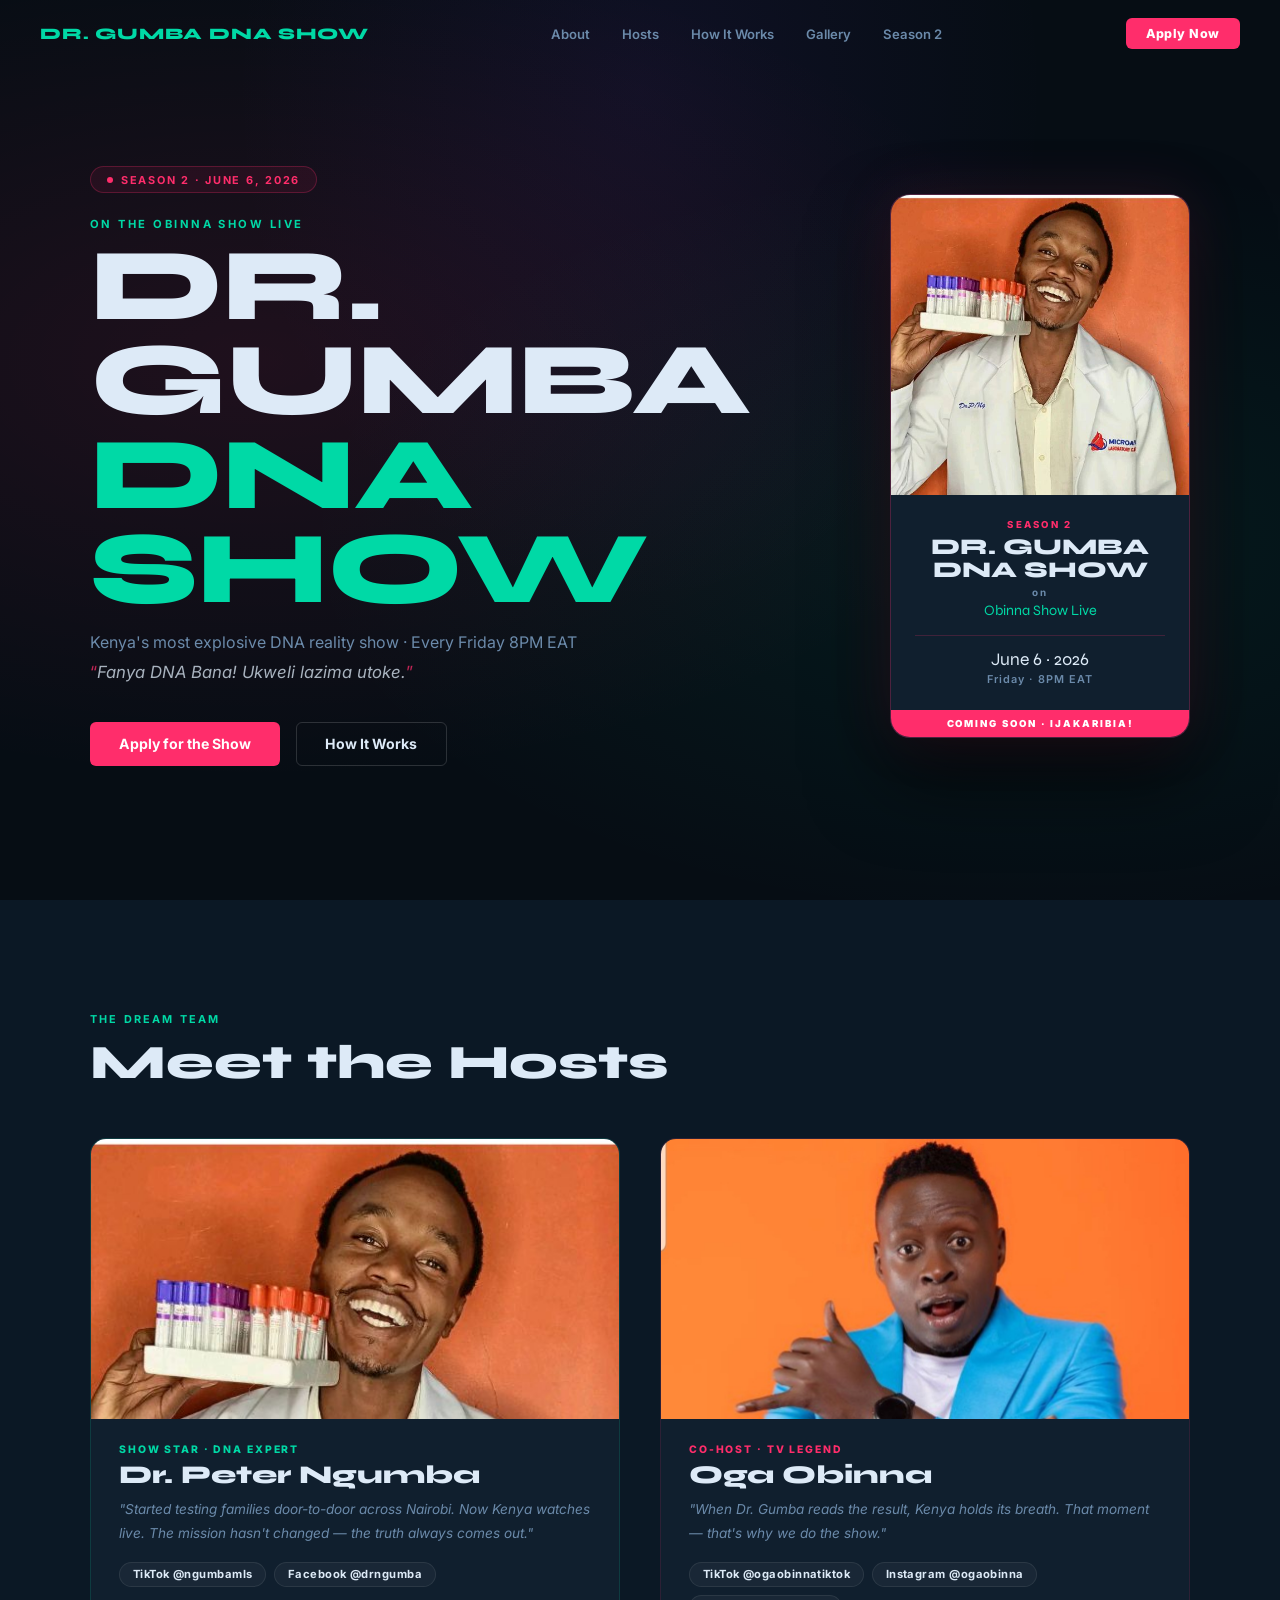
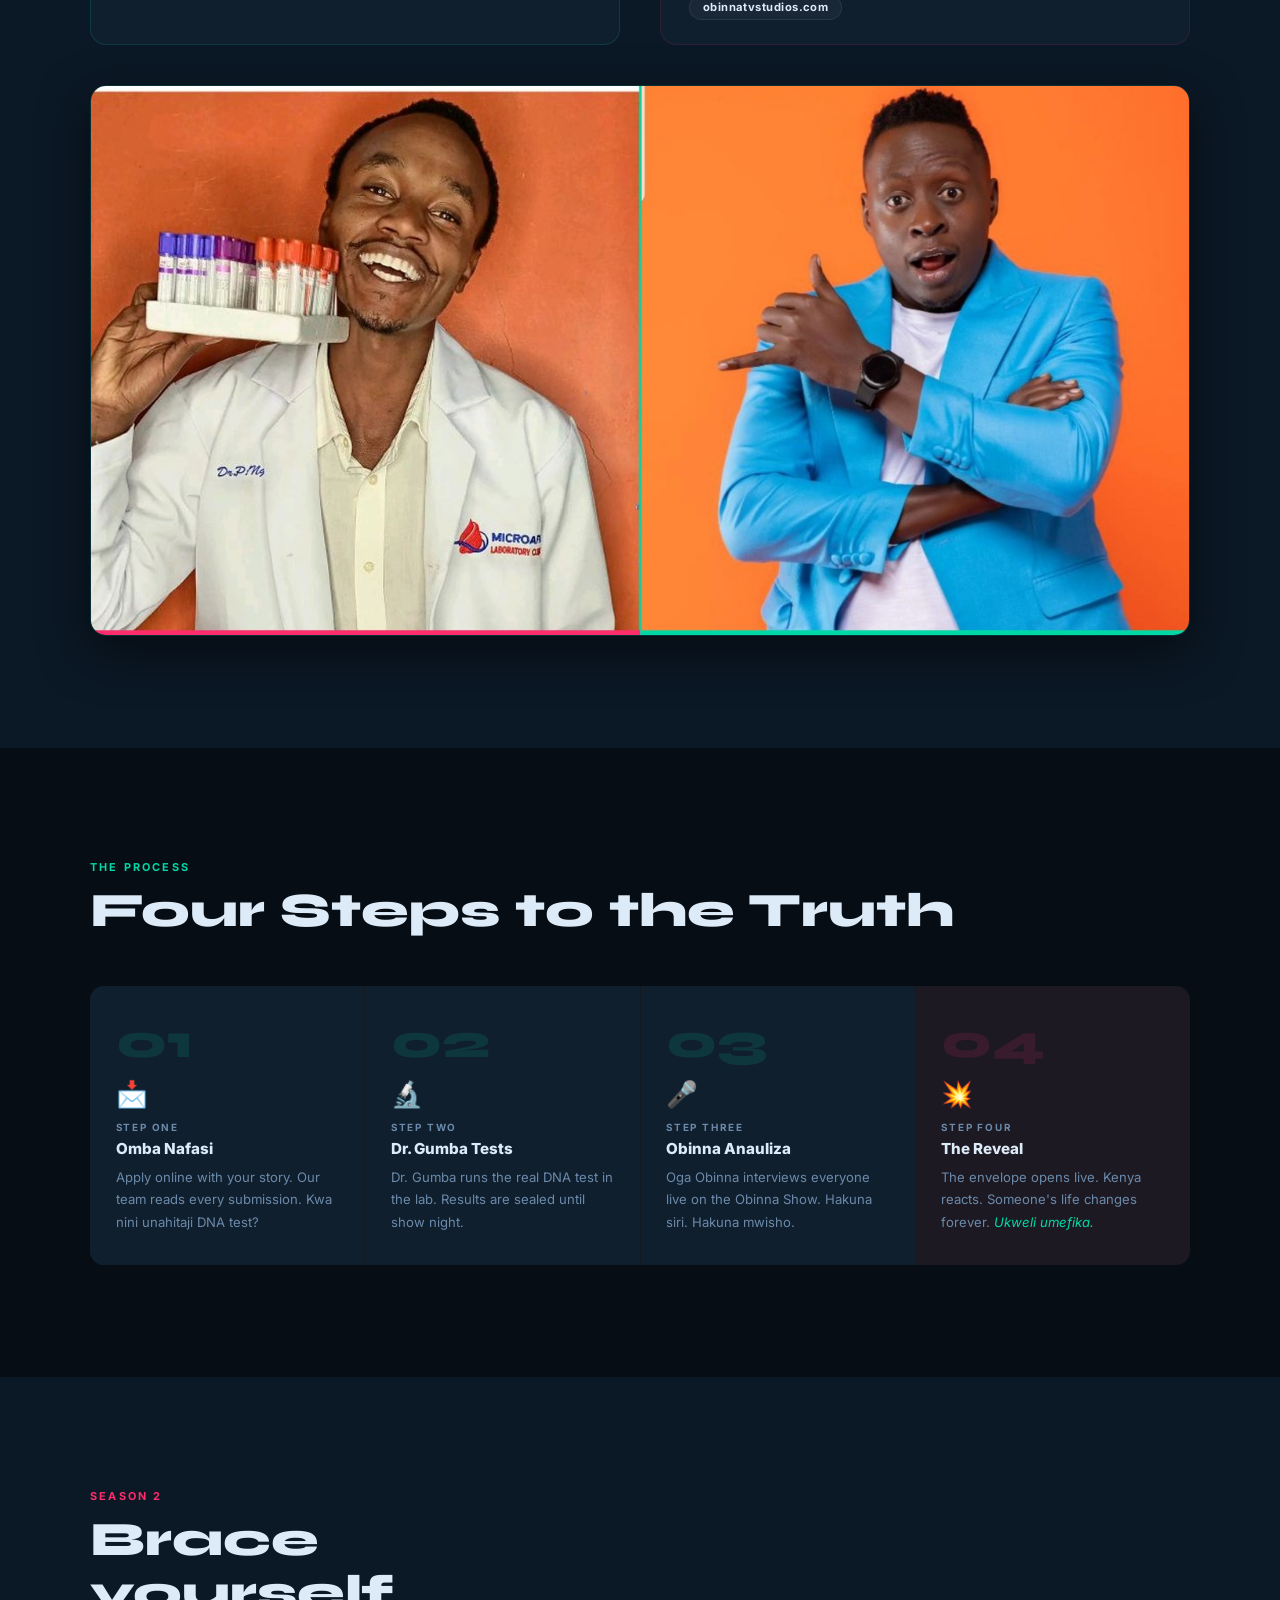
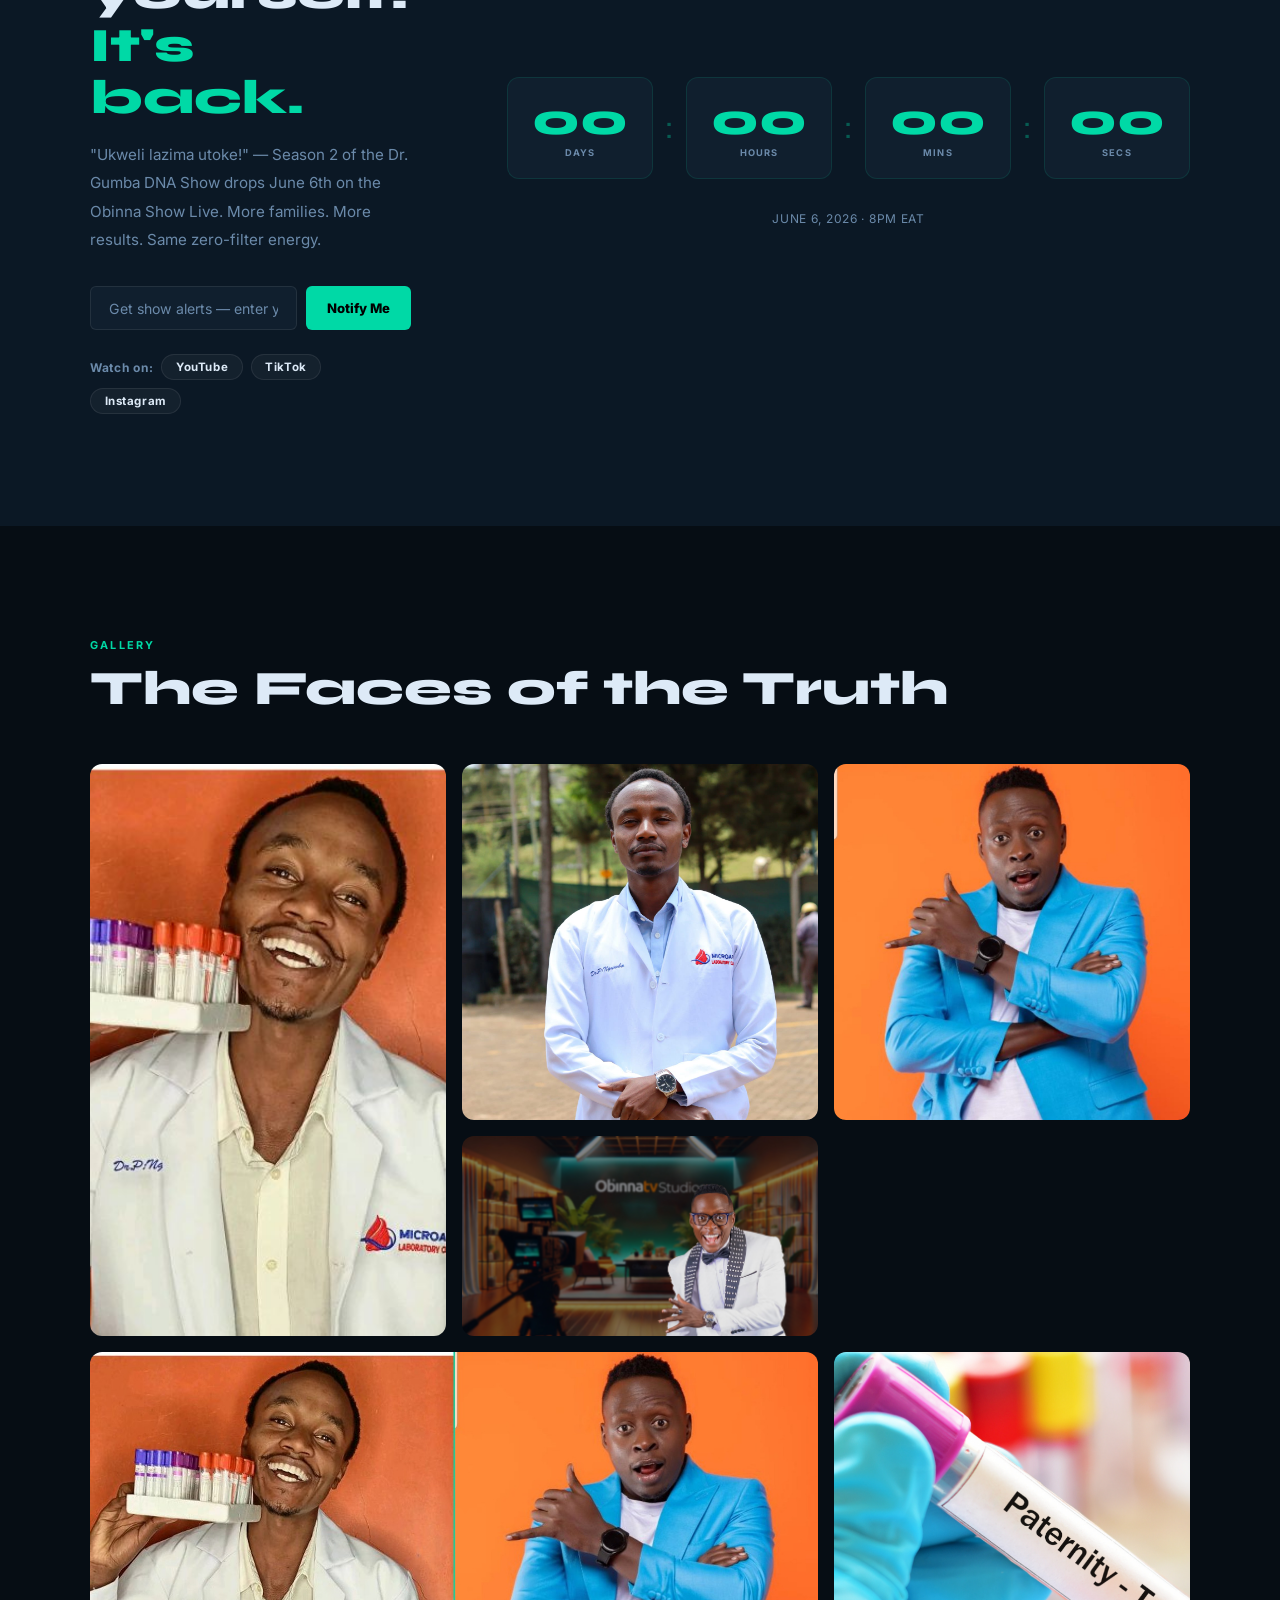
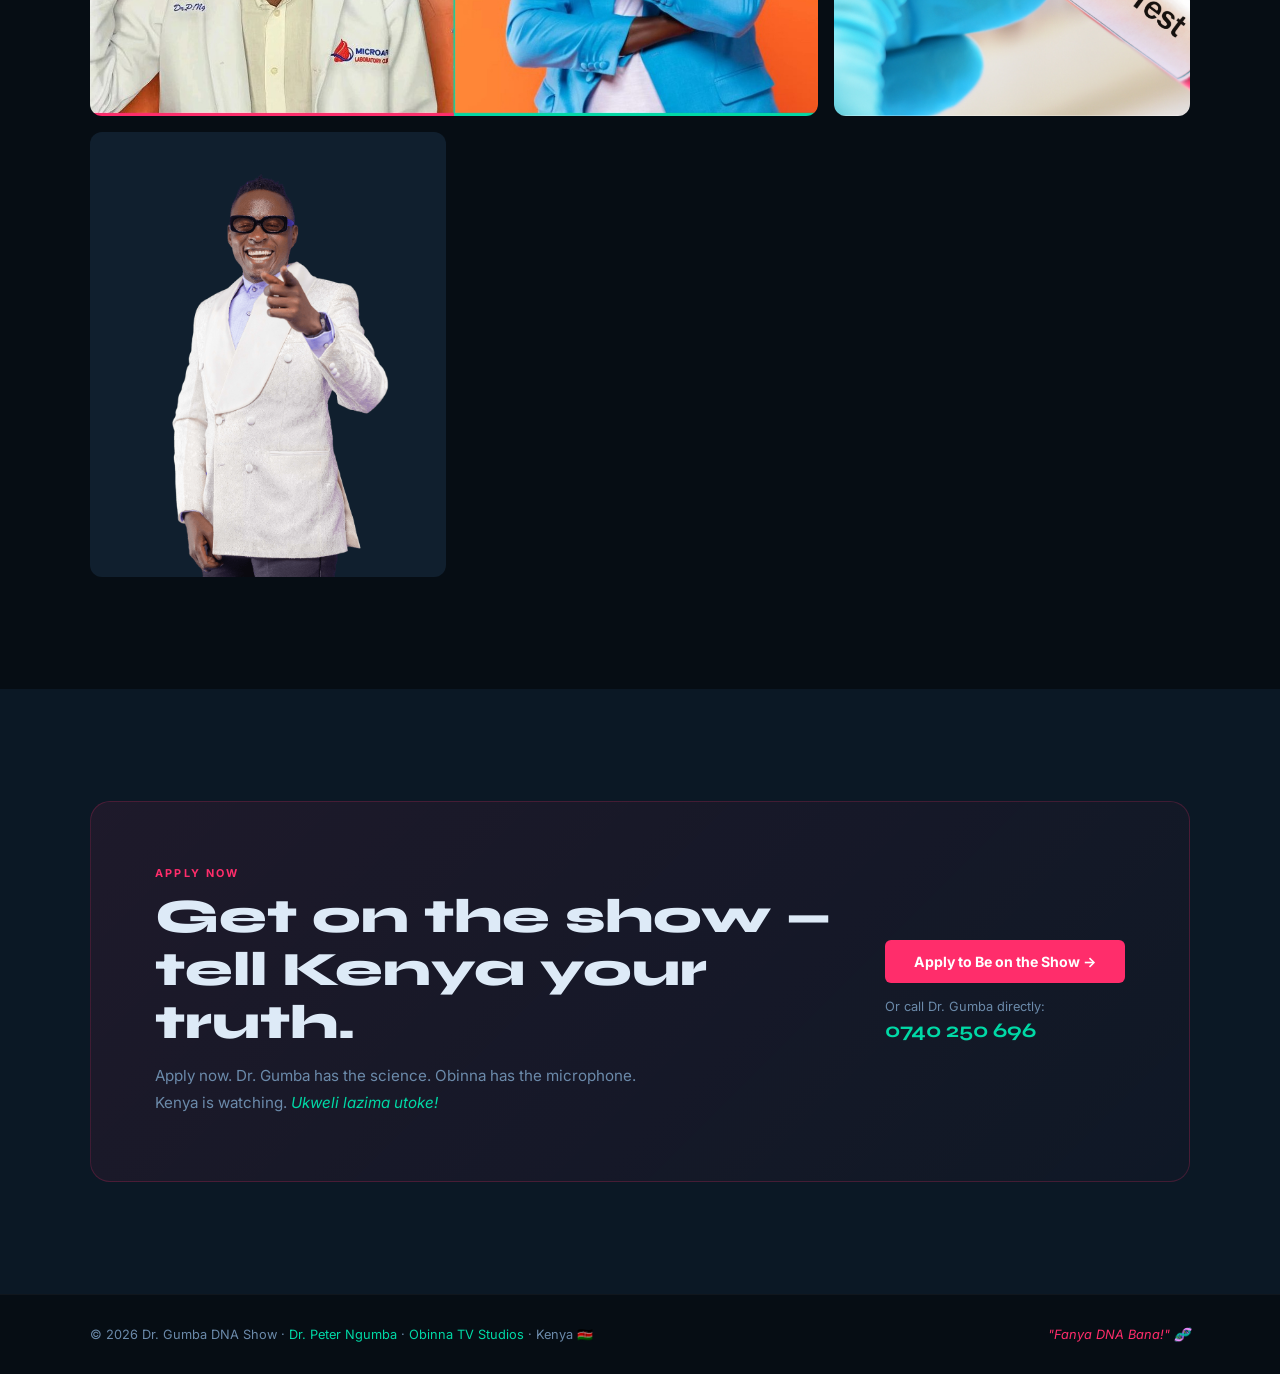
<file: show.html>
<!DOCTYPE html>
<html lang="en">
<head>
  <meta charset="UTF-8" />
  <meta name="viewport" content="width=device-width, initial-scale=1.0" />
  <title>Dr. Gumba DNA Show — Season 2 · June 6, 2026</title>
  <meta name="description" content="The Dr. Gumba DNA Show on Obinna Show Live. Kenya's most explosive DNA reality show. Season 2 premieres June 6, 2026." />
  <link rel="preconnect" href="https://fonts.googleapis.com" />
  <link href="https://fonts.googleapis.com/css2?family=Inter:wght@400;500;600;700;800&family=Syne:wght@700;800&display=swap" rel="stylesheet" />
  <style>
    :root {
      --bg:     #060d14;
      --panel:  #0b1825;
      --card:   #101f2e;
      --accent: #00d9a6;
      --hot:    #ff2d6b;
      --purple: #7c3aed;
      --text:   #ddeaf7;
      --muted:  #6b8aaa;
      --border: rgba(0,217,166,.12);
    }
    *, *::before, *::after { box-sizing: border-box; margin: 0; padding: 0; }
    html { scroll-behavior: smooth; }
    body { background: var(--bg); color: var(--text); font-family: 'Inter', sans-serif; overflow-x: hidden; }
    a { text-decoration: none; color: inherit; }
    img { max-width: 100%; display: block; }
    ::-webkit-scrollbar { width: 3px; }
    ::-webkit-scrollbar-thumb { background: var(--accent); border-radius: 2px; }

    /* ── NAV ── */
    #nav {
      position: fixed; top: 0; left: 0; right: 0; z-index: 100;
      display: flex; align-items: center; justify-content: space-between;
      padding: 1.1rem 2.5rem;
      transition: all .3s;
    }
    #nav.scrolled {
      background: rgba(6,13,20,.95); backdrop-filter: blur(20px);
      border-bottom: 1px solid var(--border);
    }
    .logo { font-family: 'Syne', sans-serif; font-size: 1rem; font-weight: 800; letter-spacing: .05em; color: var(--accent); }
    .nav-links { display: flex; gap: 2rem; list-style: none; align-items: center; }
    .nav-links a { font-size: .82rem; font-weight: 600; color: var(--muted); transition: color .2s; }
    .nav-links a:hover { color: var(--text); }
    .nav-cta {
      font-size: .78rem; font-weight: 800; letter-spacing: .04em;
      padding: .5rem 1.25rem; border-radius: 6px;
      background: var(--hot); color: #fff;
      transition: all .2s;
    }
    .nav-cta:hover { opacity: .85; transform: translateY(-1px); }
    .burger { display: none; background: none; border: none; cursor: pointer; flex-direction: column; gap: 5px; padding: 4px; }
    .burger span { display: block; width: 22px; height: 2px; background: var(--text); border-radius: 2px; }

    /* ── HERO ── */
    #hero {
      min-height: 100vh; display: flex; align-items: center;
      padding: 7rem 2.5rem 5rem;
      background:
        radial-gradient(ellipse at 20% 40%, rgba(255,45,107,.1) 0%, transparent 55%),
        radial-gradient(ellipse at 80% 60%, rgba(0,217,166,.07) 0%, transparent 50%),
        radial-gradient(ellipse at 50% 10%, rgba(124,58,237,.08) 0%, transparent 45%),
        var(--bg);
    }
    .hero-inner {
      max-width: 1100px; margin: 0 auto; width: 100%;
      display: flex; align-items: center; gap: 5rem;
    }
    .hero-text { flex: 1; }
    .hero-badge {
      display: inline-flex; align-items: center; gap: .5rem;
      font-size: .68rem; font-weight: 700; letter-spacing: .16em; text-transform: uppercase;
      background: rgba(255,45,107,.08); border: 1px solid rgba(255,45,107,.25);
      color: var(--hot); padding: .35rem 1rem; border-radius: 100px; margin-bottom: 1.5rem;
    }
    .badge-dot {
      width: 6px; height: 6px; border-radius: 50%; background: var(--hot);
      animation: rpulse 2s ease-in-out infinite;
    }
    @keyframes rpulse { 0%,100% { box-shadow: 0 0 0 0 rgba(255,45,107,.5); } 50% { box-shadow: 0 0 0 5px rgba(255,45,107,0); } }
    .hero-eyebrow {
      font-size: .7rem; font-weight: 700; letter-spacing: .22em; text-transform: uppercase;
      color: var(--accent); display: block; margin-bottom: .5rem;
    }
    .hero-name {
      font-family: 'Syne', sans-serif;
      font-size: clamp(3.2rem, 8vw, 6.5rem); font-weight: 800;
      line-height: .92; letter-spacing: -.01em; margin-bottom: 1rem;
    }
    .hero-name .line-accent { color: var(--accent); }
    .hero-sub { font-size: 1rem; color: var(--muted); margin-bottom: .6rem; }
    .hero-tagline { font-size: 1.05rem; color: var(--text); margin-bottom: 2.5rem; opacity: .75; font-style: italic; }
    .hero-tagline::before { content: '\201C'; color: var(--hot); font-style: normal; }
    .hero-tagline::after  { content: '\201D'; color: var(--hot); font-style: normal; }
    .hero-btns { display: flex; gap: 1rem; flex-wrap: wrap; }
    .btn {
      display: inline-flex; align-items: center; gap: .4rem;
      padding: .8rem 1.8rem; border-radius: 6px; font-weight: 700; font-size: .88rem;
      transition: all .2s; cursor: pointer; border: none;
    }
    .btn-hot { background: var(--hot); color: #fff; }
    .btn-hot:hover { opacity: .9; transform: translateY(-2px); box-shadow: 0 10px 28px rgba(255,45,107,.25); }
    .btn-accent { background: var(--accent); color: #000; }
    .btn-accent:hover { opacity: .9; transform: translateY(-2px); box-shadow: 0 10px 28px rgba(0,217,166,.22); }
    .btn-outline { border: 1.5px solid rgba(255,255,255,.15); color: var(--text); }
    .btn-outline:hover { border-color: var(--accent); color: var(--accent); }

    /* hero right — poster card */
    .hero-poster {
      flex-shrink: 0; width: 300px;
      background: var(--card); border: 1px solid rgba(255,45,107,.25);
      border-radius: 20px; overflow: hidden;
      box-shadow: 0 0 60px rgba(255,45,107,.12), 0 40px 80px rgba(0,0,0,.6);
    }
    .poster-img { width: 100%; height: 300px; object-fit: cover; object-position: top center; }
    .poster-body { padding: 1.5rem; text-align: center; }
    .poster-season {
      font-size: .6rem; font-weight: 800; letter-spacing: .24em; text-transform: uppercase;
      color: var(--hot); margin-bottom: .4rem;
    }
    .poster-title {
      font-family: 'Syne', sans-serif; font-size: 1.4rem; font-weight: 800;
      line-height: 1; color: var(--text); margin-bottom: .3rem;
    }
    .poster-on { font-size: .62rem; font-weight: 700; letter-spacing: .18em; color: var(--muted); margin-bottom: .25rem; }
    .poster-show { font-family: 'Syne', sans-serif; font-size: .9rem; color: var(--accent); margin-bottom: 1rem; }
    .poster-divider { height: 1px; background: rgba(255,45,107,.2); margin: .8rem 0; }
    .poster-date { font-family: 'Syne', sans-serif; font-size: 1.1rem; color: var(--text); }
    .poster-time { font-size: .68rem; font-weight: 600; letter-spacing: .1em; color: var(--muted); margin-top: .15rem; }
    .poster-footer {
      background: var(--hot); padding: .5rem;
      font-size: .6rem; font-weight: 900; letter-spacing: .2em; text-transform: uppercase;
      text-align: center; color: #fff;
    }

    /* ── SECTION BASE ── */
    section { padding: 7rem 2.5rem; }
    .section-inner { max-width: 1100px; margin: 0 auto; }
    .eyebrow {
      display: block; font-size: .68rem; font-weight: 700; letter-spacing: .2em; text-transform: uppercase;
      color: var(--accent); margin-bottom: .7rem;
    }
    h2.sh2 {
      font-family: 'Syne', sans-serif;
      font-size: clamp(2rem, 4vw, 3rem); font-weight: 800; line-height: 1.1;
      margin-bottom: 1rem;
    }

    /* ── HOSTS ── */
    #hosts { background: var(--panel); }
    .hosts-grid { display: grid; grid-template-columns: 1fr 1fr; gap: 2.5rem; margin-top: 3rem; }
    .host-card {
      background: var(--card); border: 1px solid rgba(255,255,255,.05);
      border-radius: 16px; overflow: hidden;
      transition: border-color .2s, transform .2s;
    }
    .host-card:hover { transform: translateY(-4px); }
    .host-card.gumba { border-color: rgba(0,217,166,.15); }
    .host-card.gumba:hover { border-color: var(--accent); }
    .host-card.obinna { border-color: rgba(255,45,107,.12); }
    .host-card.obinna:hover { border-color: var(--hot); }
    .host-img { width: 100%; height: 280px; object-fit: cover; object-position: top center; }
    .host-info { padding: 1.5rem 1.75rem; }
    .host-role {
      font-size: .65rem; font-weight: 800; letter-spacing: .18em; text-transform: uppercase;
      margin-bottom: .35rem;
    }
    .host-role.teal { color: var(--accent); }
    .host-role.pink { color: var(--hot); }
    .host-name { font-family: 'Syne', sans-serif; font-size: 1.6rem; font-weight: 800; margin-bottom: .6rem; line-height: 1; }
    .host-bio { font-size: .85rem; color: var(--muted); line-height: 1.8; margin-bottom: 1rem; font-style: italic; }
    .host-links { display: flex; flex-wrap: wrap; gap: .5rem; }
    .host-link {
      font-size: .7rem; font-weight: 700; letter-spacing: .04em;
      padding: .28rem .8rem; border-radius: 100px;
      background: rgba(255,255,255,.04); border: 1px solid rgba(255,255,255,.08);
      transition: all .2s;
    }
    .host-link:hover { border-color: var(--accent); color: var(--accent); }

    /* duo composite strip */
    .duo-strip {
      margin-top: 2.5rem; border-radius: 16px; overflow: hidden;
      border: 1px solid var(--border);
      box-shadow: 0 16px 48px rgba(0,0,0,.5);
    }
    .duo-strip img { width: 100%; }

    /* ── HOW IT WORKS ── */
    #how { background: var(--bg); }
    .steps-grid { display: grid; grid-template-columns: repeat(4,1fr); gap: 1px; background: rgba(255,255,255,.05); border-radius: 14px; overflow: hidden; margin-top: 3rem; }
    .step-block {
      background: var(--card); padding: 2rem 1.6rem;
      transition: background .2s;
    }
    .step-block:hover { background: var(--panel); }
    .step-num {
      font-family: 'Syne', sans-serif; font-size: 3rem; font-weight: 800;
      line-height: 1; margin-bottom: .75rem; opacity: .12; color: var(--accent);
    }
    .step-icon { font-size: 1.6rem; margin-bottom: .75rem; }
    .step-label { font-size: .62rem; font-weight: 700; letter-spacing: .18em; text-transform: uppercase; color: var(--muted); margin-bottom: .4rem; }
    .step-block h4 { font-size: .95rem; font-weight: 800; margin-bottom: .5rem; }
    .step-block p { font-size: .82rem; color: var(--muted); line-height: 1.7; }
    .step-block.finale { background: rgba(255,45,107,.04); }
    .step-block.finale:hover { background: rgba(255,45,107,.08); }
    .step-block.finale .step-num { color: var(--hot); }

    /* ── COUNTDOWN ── */
    #countdown { background: var(--panel); }
    .countdown-inner {
      display: flex; align-items: center; gap: 6rem;
      flex-wrap: wrap;
    }
    .cd-text { flex: 1; min-width: 260px; }
    .cd-text p { color: var(--muted); font-size: .95rem; line-height: 1.85; margin-bottom: 2rem; }
    .cd-watch { display: flex; flex-wrap: wrap; gap: .5rem; align-items: center; margin-top: 1.5rem; }
    .cd-watch-label { font-size: .75rem; font-weight: 700; color: var(--muted); letter-spacing: .06em; }
    .watch-pill {
      font-size: .72rem; font-weight: 700; letter-spacing: .05em;
      padding: .3rem .85rem; border-radius: 100px;
      background: rgba(255,255,255,.04); border: 1px solid rgba(255,255,255,.08);
      transition: all .2s;
    }
    .watch-pill:hover { border-color: var(--accent); color: var(--accent); }
    .cd-timer { flex-shrink: 0; }
    .cd-boxes { display: flex; align-items: center; gap: .75rem; margin-bottom: 2rem; flex-wrap: wrap; }
    .cd-box {
      background: var(--card); border: 1px solid var(--border);
      border-radius: 12px; padding: 1.25rem 1.5rem;
      display: flex; flex-direction: column; align-items: center; min-width: 82px;
    }
    .cd-num {
      font-family: 'Syne', sans-serif; font-size: 2.8rem; font-weight: 800;
      line-height: 1; color: var(--accent);
    }
    .cd-box small {
      font-size: .58rem; font-weight: 700; letter-spacing: .12em; text-transform: uppercase;
      color: var(--muted); margin-top: .25rem;
    }
    .cd-sep { font-family: 'Syne', sans-serif; font-size: 2rem; color: var(--accent); opacity: .35; }
    .notify-form { display: flex; gap: .6rem; flex-wrap: wrap; }
    .notify-form input {
      flex: 1; min-width: 200px;
      background: var(--card); border: 1px solid rgba(255,255,255,.08); color: var(--text);
      font-family: 'Inter', sans-serif; font-size: .88rem; padding: .8rem 1.1rem;
      border-radius: 6px; outline: none; transition: border-color .2s;
    }
    .notify-form input:focus { border-color: var(--accent); }
    .notify-form input::placeholder { color: var(--muted); }
    .notify-form button {
      background: var(--accent); color: #000; border: none;
      font-family: 'Inter', sans-serif; font-weight: 800; font-size: .82rem;
      padding: .8rem 1.3rem; border-radius: 6px; cursor: pointer; white-space: nowrap;
      transition: all .2s;
    }
    .notify-form button:hover { opacity: .85; transform: translateY(-1px); }
    #notify-ok { display: none; color: var(--accent); font-size: .85rem; font-weight: 700; margin-top: .5rem; }

    /* ── GALLERY ── */
    #gallery { background: var(--bg); }
    .gallery-grid { display: grid; grid-template-columns: 1fr 1fr 1fr; gap: 1rem; margin-top: 3rem; }
    .gallery-item {
      border-radius: 12px; overflow: hidden; background: var(--card);
      position: relative; cursor: pointer;
    }
    .gallery-item.tall { grid-row: span 2; }
    .gallery-item.wide { grid-column: span 2; }
    .gallery-item img { width: 100%; height: 100%; object-fit: cover; transition: transform .5s; min-height: 200px; }
    .gallery-item:hover img { transform: scale(1.05); }
    .gallery-caption {
      position: absolute; bottom: 0; left: 0; right: 0;
      background: linear-gradient(to top, rgba(6,13,20,.92), transparent);
      padding: 1.2rem .9rem .7rem;
      font-size: .7rem; font-weight: 700; letter-spacing: .06em; color: var(--accent);
      opacity: 0; transition: opacity .3s;
    }
    .gallery-item:hover .gallery-caption { opacity: 1; }

    /* ── APPLY CTA ── */
    #apply { background: var(--panel); }
    .apply-inner {
      background: linear-gradient(135deg, rgba(255,45,107,.08), rgba(255,45,107,.02));
      border: 1px solid rgba(255,45,107,.2); border-radius: 20px;
      padding: 4rem; display: flex; align-items: center; justify-content: space-between;
      gap: 3rem; flex-wrap: wrap;
    }
    .apply-text { flex: 1; }
    .apply-text .eyebrow { color: var(--hot); }
    .apply-text h2 { font-family: 'Syne', sans-serif; font-size: clamp(2rem, 4vw, 3rem); font-weight: 800; line-height: 1.1; margin-bottom: .75rem; }
    .apply-text p { color: var(--muted); font-size: .95rem; line-height: 1.8; max-width: 500px; }
    .apply-text p em { color: var(--accent); font-style: italic; }
    .apply-actions { display: flex; flex-direction: column; gap: 1rem; align-items: flex-start; flex-shrink: 0; }
    .apply-contact { font-size: .8rem; color: var(--muted); }
    .apply-contact strong { display: block; font-family: 'Syne', sans-serif; font-size: 1.3rem; color: var(--accent); margin-top: .25rem; }

    /* ── FOOTER ── */
    footer {
      background: var(--bg); border-top: 1px solid rgba(255,255,255,.04);
      padding: 2rem 2.5rem;
    }
    .footer-inner {
      max-width: 1100px; margin: 0 auto;
      display: flex; align-items: center; justify-content: space-between;
      flex-wrap: wrap; gap: 1rem;
      font-size: .8rem; color: var(--muted);
    }
    .footer-inner a { color: var(--accent); }
    .footer-swahili { color: var(--hot); font-style: italic; }

    /* ── MOBILE ── */
    @media (max-width: 900px) {
      .hero-inner { flex-direction: column; text-align: center; }
      .hero-btns { justify-content: center; }
      .hosts-grid { grid-template-columns: 1fr; }
      .steps-grid { grid-template-columns: 1fr 1fr; }
      .countdown-inner { flex-direction: column; gap: 3rem; }
      .gallery-grid { grid-template-columns: 1fr 1fr; }
      .gallery-item.tall { grid-row: span 1; }
      .gallery-item.wide { grid-column: span 1; }
      .apply-inner { flex-direction: column; }
    }
    @media (max-width: 640px) {
      section { padding: 5rem 1.25rem; }
      #nav { padding: .85rem 1.25rem; }
      .nav-links, .nav-cta { display: none; }
      .burger { display: flex; }
      .steps-grid { grid-template-columns: 1fr; gap: 1px; }
      .gallery-grid { grid-template-columns: 1fr; }
      .cd-box { padding: 1rem; min-width: 68px; }
      .cd-num { font-size: 2.2rem; }
      .apply-inner { padding: 2rem; }
    }
  </style>
</head>
<body>

<!-- NAV -->
<nav id="nav">
  <a href="index.html" class="logo">DR. GUMBA DNA SHOW</a>
  <ul class="nav-links">
    <li><a href="index.html">About</a></li>
    <li><a href="#hosts">Hosts</a></li>
    <li><a href="#how">How It Works</a></li>
    <li><a href="#gallery">Gallery</a></li>
    <li><a href="#countdown">Season 2</a></li>
  </ul>
  <a href="apply.html" class="nav-cta">Apply Now</a>
  <button class="burger" id="burger" aria-label="Menu"><span></span><span></span><span></span></button>
</nav>

<!-- HERO -->
<section id="hero">
  <div class="hero-inner">
    <div class="hero-text">
      <div class="hero-badge"><span class="badge-dot"></span> Season 2 &middot; June 6, 2026</div>
      <span class="hero-eyebrow">On the Obinna Show Live</span>
      <h1 class="hero-name">DR. GUMBA<br/><span class="line-accent">DNA SHOW</span></h1>
      <p class="hero-sub">Kenya's most explosive DNA reality show &middot; Every Friday 8PM EAT</p>
      <p class="hero-tagline">Fanya DNA Bana! Ukweli lazima utoke.</p>
      <div class="hero-btns">
        <a href="apply.html" class="btn btn-hot">Apply for the Show</a>
        <a href="#how" class="btn btn-outline">How It Works</a>
      </div>
    </div>
    <div class="hero-poster">
      <img src="images/gumba4.jpg" alt="Dr. Gumba DNA Show" class="poster-img" />
      <div class="poster-body">
        <div class="poster-season">Season 2</div>
        <div class="poster-title">DR. GUMBA<br/>DNA SHOW</div>
        <div class="poster-on">on</div>
        <div class="poster-show">Obinna Show Live</div>
        <div class="poster-divider"></div>
        <div class="poster-date">June 6 &middot; 2026</div>
        <div class="poster-time">Friday &middot; 8PM EAT</div>
      </div>
      <div class="poster-footer">Coming Soon &middot; Ijakaribia!</div>
    </div>
  </div>
</section>

<!-- HOSTS -->
<section id="hosts">
  <div class="section-inner">
    <span class="eyebrow">The Dream Team</span>
    <h2 class="sh2">Meet the Hosts</h2>

    <div class="hosts-grid">
      <!-- Dr. Gumba -->
      <div class="host-card gumba">
        <img src="images/gumba4.jpg" alt="Dr. Peter Ngumba" class="host-img" />
        <div class="host-info">
          <div class="host-role teal">Show Star &middot; DNA Expert</div>
          <h3 class="host-name">Dr. Peter Ngumba</h3>
          <p class="host-bio">"Started testing families door-to-door across Nairobi. Now Kenya watches live. The mission hasn't changed — the truth always comes out."</p>
          <div class="host-links">
            <a href="https://www.tiktok.com/@ngumbamls" target="_blank" class="host-link">TikTok @ngumbamls</a>
            <a href="https://www.facebook.com/drngumba" target="_blank" class="host-link">Facebook @drngumba</a>
          </div>
        </div>
      </div>

      <!-- Obinna -->
      <div class="host-card obinna">
        <img src="images/obinna-profile.jpg" alt="Oga Obinna" class="host-img" />
        <div class="host-info">
          <div class="host-role pink">Co-Host &middot; TV Legend</div>
          <h3 class="host-name">Oga Obinna</h3>
          <p class="host-bio">"When Dr. Gumba reads the result, Kenya holds its breath. That moment — that's why we do the show."</p>
          <div class="host-links">
            <a href="https://www.tiktok.com/@ogaobinnatiktok" target="_blank" class="host-link">TikTok @ogaobinnatiktok</a>
            <a href="https://www.instagram.com/ogaobinna" target="_blank" class="host-link">Instagram @ogaobinna</a>
            <a href="https://obinnatvstudios.com" target="_blank" class="host-link">obinnatvstudios.com</a>
          </div>
        </div>
      </div>
    </div>

    <div class="duo-strip">
      <img src="images/duo-composite.jpg" alt="Dr. Gumba and Oga Obinna" />
    </div>
  </div>
</section>

<!-- HOW IT WORKS -->
<section id="how">
  <div class="section-inner">
    <span class="eyebrow">The Process</span>
    <h2 class="sh2">Four Steps to the Truth</h2>

    <div class="steps-grid">
      <div class="step-block">
        <div class="step-num">01</div>
        <div class="step-icon">📩</div>
        <div class="step-label">Step One</div>
        <h4>Omba Nafasi</h4>
        <p>Apply online with your story. Our team reads every submission. Kwa nini unahitaji DNA test?</p>
      </div>
      <div class="step-block">
        <div class="step-num">02</div>
        <div class="step-icon">🔬</div>
        <div class="step-label">Step Two</div>
        <h4>Dr. Gumba Tests</h4>
        <p>Dr. Gumba runs the real DNA test in the lab. Results are sealed until show night.</p>
      </div>
      <div class="step-block">
        <div class="step-num">03</div>
        <div class="step-icon">🎤</div>
        <div class="step-label">Step Three</div>
        <h4>Obinna Anauliza</h4>
        <p>Oga Obinna interviews everyone live on the Obinna Show. Hakuna siri. Hakuna mwisho.</p>
      </div>
      <div class="step-block finale">
        <div class="step-num">04</div>
        <div class="step-icon">💥</div>
        <div class="step-label">Step Four</div>
        <h4>The Reveal</h4>
        <p>The envelope opens live. Kenya reacts. Someone's life changes forever. <em style="color:var(--accent)">Ukweli umefika.</em></p>
      </div>
    </div>
  </div>
</section>

<!-- COUNTDOWN -->
<section id="countdown">
  <div class="section-inner">
    <div class="countdown-inner">
      <div class="cd-text">
        <span class="eyebrow" style="color:var(--hot)">Season 2</span>
        <h2 class="sh2">Brace yourself.<br/><span style="color:var(--accent)">It's back.</span></h2>
        <p>"Ukweli lazima utoke!" — Season 2 of the Dr. Gumba DNA Show drops June 6th on the Obinna Show Live. More families. More results. Same zero-filter energy.</p>
        <form id="notify-form" class="notify-form">
          <input type="email" placeholder="Get show alerts — enter your email" required />
          <button type="submit">Notify Me</button>
        </form>
        <p id="notify-ok">✓ You're on the list! See you June 6.</p>
        <div class="cd-watch">
          <span class="cd-watch-label">Watch on:</span>
          <a href="https://www.youtube.com/@obinnatvupdates" target="_blank" class="watch-pill">YouTube</a>
          <a href="https://www.tiktok.com/@ogaobinnatiktok" target="_blank" class="watch-pill">TikTok</a>
          <a href="https://www.instagram.com/ogaobinna" target="_blank" class="watch-pill">Instagram</a>
        </div>
      </div>
      <div class="cd-timer">
        <div class="cd-boxes">
          <div class="cd-box"><span class="cd-num" id="cd-days">00</span><small>Days</small></div>
          <span class="cd-sep">:</span>
          <div class="cd-box"><span class="cd-num" id="cd-hours">00</span><small>Hours</small></div>
          <span class="cd-sep">:</span>
          <div class="cd-box"><span class="cd-num" id="cd-mins">00</span><small>Mins</small></div>
          <span class="cd-sep">:</span>
          <div class="cd-box"><span class="cd-num" id="cd-secs">00</span><small>Secs</small></div>
        </div>
        <p style="font-size:.75rem;color:var(--muted);text-align:center;letter-spacing:.06em">JUNE 6, 2026 &middot; 8PM EAT</p>
      </div>
    </div>
  </div>
</section>

<!-- GALLERY -->
<section id="gallery">
  <div class="section-inner">
    <span class="eyebrow">Gallery</span>
    <h2 class="sh2">The Faces of the Truth</h2>

    <div class="gallery-grid">
      <div class="gallery-item tall">
        <img src="images/gumba4.jpg" alt="Dr. Peter Ngumba" />
        <div class="gallery-caption">Dr. Peter Ngumba — Kenya's DNA Expert</div>
      </div>
      <div class="gallery-item">
        <img src="images/gumba5.jpg" alt="Dr. Peter Ngumba" />
        <div class="gallery-caption">Dr. P. Ngumba — Microafia Lab</div>
      </div>
      <div class="gallery-item">
        <img src="images/obinna-profile.jpg" alt="Oga Obinna" />
        <div class="gallery-caption">Oga Obinna — Co-Host</div>
      </div>
      <div class="gallery-item">
        <img src="images/obinna-show.jpg" alt="Obinna TV Studios" />
        <div class="gallery-caption">Obinna TV Studios</div>
      </div>
      <div class="gallery-item wide">
        <img src="images/duo-composite.jpg" alt="Dr. Gumba & Oga Obinna" />
        <div class="gallery-caption">Dr. Gumba & Oga Obinna — The Dream Team</div>
      </div>
      <div class="gallery-item">
        <img src="images/dna-kenya.png" alt="DNA Paternity Test Kenya" />
        <div class="gallery-caption">Real Lab · Real Results · Live TV</div>
      </div>
      <div class="gallery-item">
        <img src="images/obinna-formal.png" alt="Oga Obinna" />
        <div class="gallery-caption">Oga Obinna — Show Night Ready</div>
      </div>
    </div>
  </div>
</section>

<!-- APPLY CTA -->
<section id="apply">
  <div class="section-inner">
    <div class="apply-inner">
      <div class="apply-text">
        <span class="eyebrow">Apply Now</span>
        <h2>Get on the show —<br/>tell Kenya your truth.</h2>
        <p>Apply now. Dr. Gumba has the science. Obinna has the microphone. Kenya is watching. <em>Ukweli lazima utoke!</em></p>
      </div>
      <div class="apply-actions">
        <a href="apply.html" class="btn btn-hot">Apply to Be on the Show &rarr;</a>
        <div class="apply-contact">
          Or call Dr. Gumba directly:
          <strong>0740 250 696</strong>
        </div>
      </div>
    </div>
  </div>
</section>

<!-- FOOTER -->
<footer>
  <div class="footer-inner">
    <span>&copy; 2026 Dr. Gumba DNA Show &middot; <a href="index.html">Dr. Peter Ngumba</a> &middot; <a href="https://obinnatvstudios.com" target="_blank">Obinna TV Studios</a> &middot; Kenya 🇰🇪</span>
    <span class="footer-swahili">"Fanya DNA Bana!" 🧬</span>
  </div>
</footer>

<script>
/* Nav scroll */
window.addEventListener('scroll', function() {
  document.getElementById('nav').classList.toggle('scrolled', window.scrollY > 40);
});

/* Burger */
const burger = document.getElementById('burger');
if (burger) {
  burger.addEventListener('click', function() {
    const links = document.querySelector('.nav-links');
    const open = links.style.display === 'flex';
    if (!open) {
      Object.assign(links.style, {
        display: 'flex', flexDirection: 'column', position: 'fixed',
        top: '64px', right: '1.25rem', background: 'rgba(6,13,20,.98)',
        border: '1px solid rgba(0,217,166,.15)', borderRadius: '12px',
        padding: '1.25rem 1.75rem', gap: '.9rem', zIndex: '200',
        backdropFilter: 'blur(20px)', boxShadow: '0 20px 40px rgba(0,0,0,.5)'
      });
    } else {
      links.style.display = '';
    }
  });
  document.addEventListener('click', function(e) {
    const nav = document.getElementById('nav');
    const links = document.querySelector('.nav-links');
    if (!nav.contains(e.target) && links.style.display === 'flex') {
      links.style.display = '';
    }
  });
  document.querySelectorAll('.nav-links a').forEach(function(a) {
    a.addEventListener('click', function() {
      document.querySelector('.nav-links').style.display = '';
    });
  });
}

/* Countdown */
(function() {
  const target = new Date('2026-06-06T20:00:00+03:00').getTime();
  const pad = function(n) { return String(n).padStart(2, '0'); };
  function tick() {
    const d = target - Date.now();
    if (d <= 0) return;
    document.getElementById('cd-days').textContent  = pad(Math.floor(d / 86400000));
    document.getElementById('cd-hours').textContent = pad(Math.floor((d % 86400000) / 3600000));
    document.getElementById('cd-mins').textContent  = pad(Math.floor((d % 3600000) / 60000));
    document.getElementById('cd-secs').textContent  = pad(Math.floor((d % 60000) / 1000));
  }
  tick(); setInterval(tick, 1000);
})();

/* Notify form */
const nf = document.getElementById('notify-form');
if (nf) nf.addEventListener('submit', function(e) {
  e.preventDefault();
  nf.style.display = 'none';
  document.getElementById('notify-ok').style.display = 'block';
});
</script>
</body>
</html>
</file>
